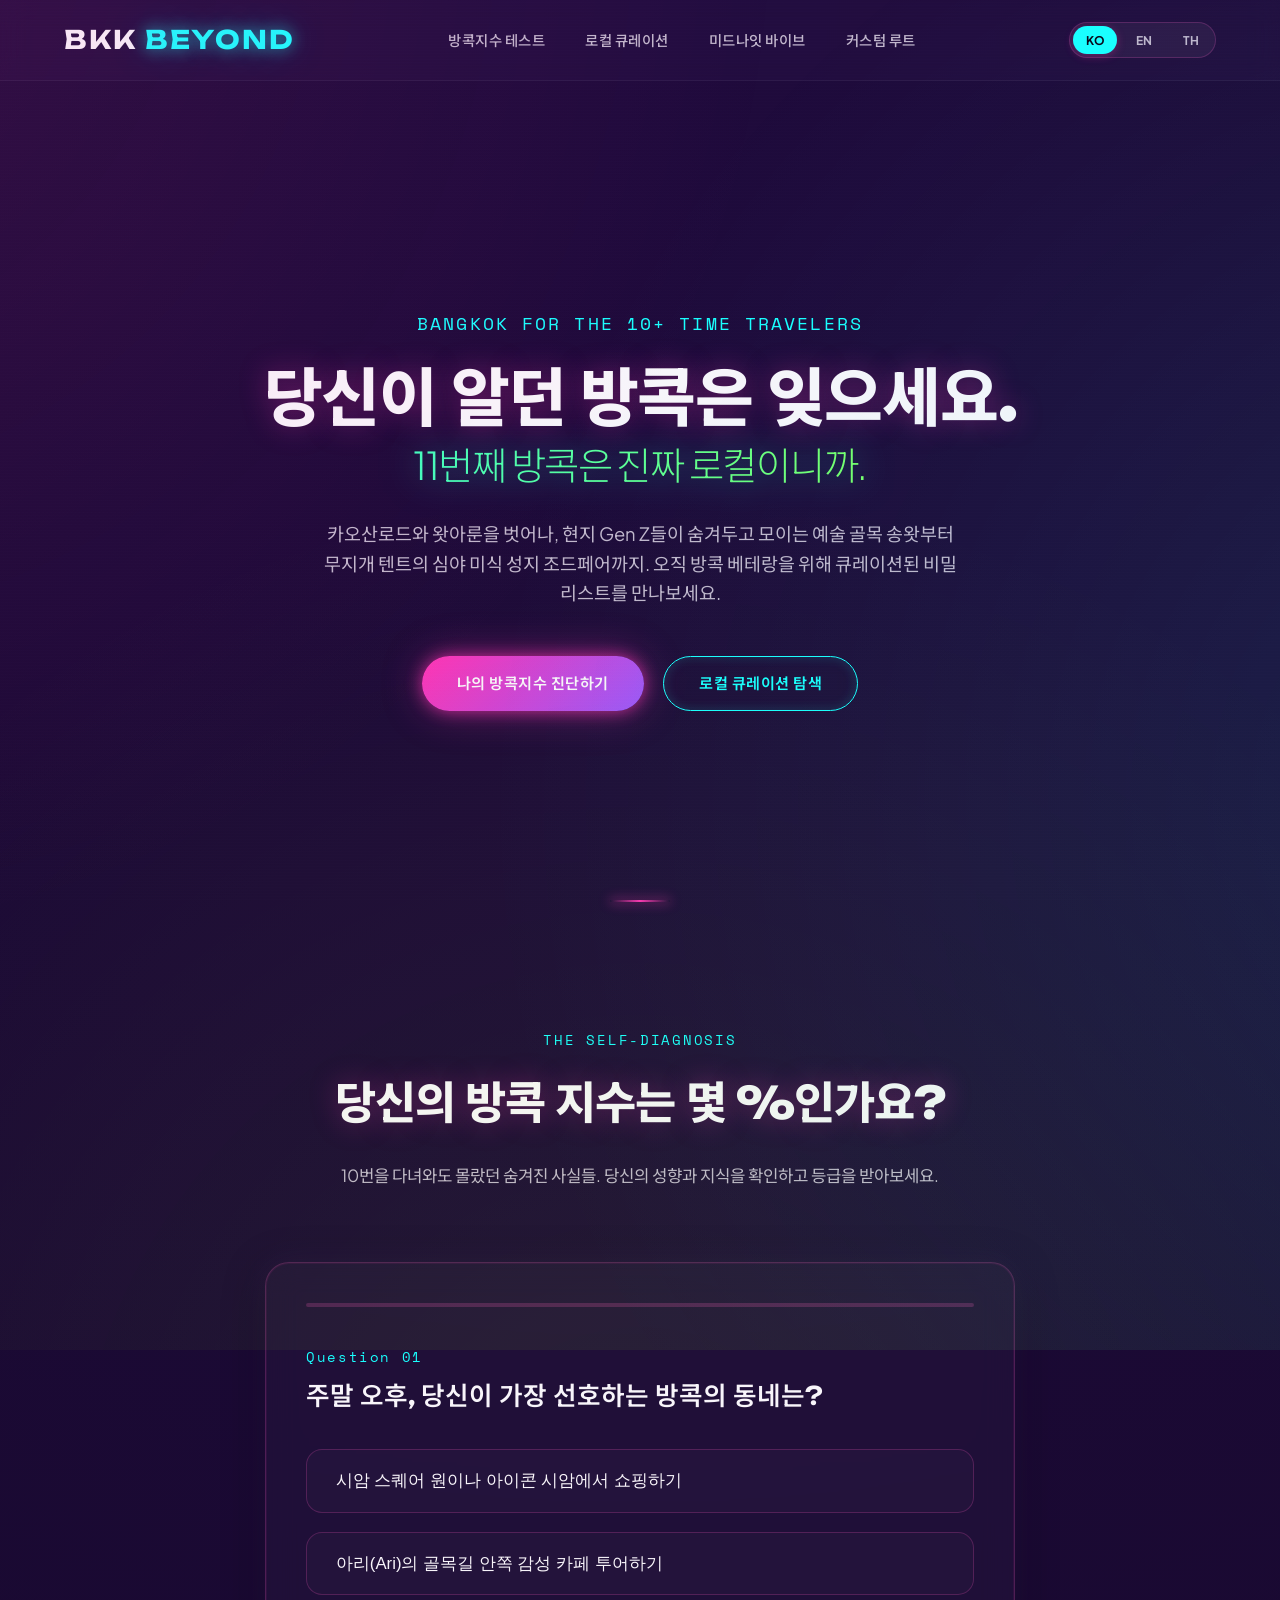
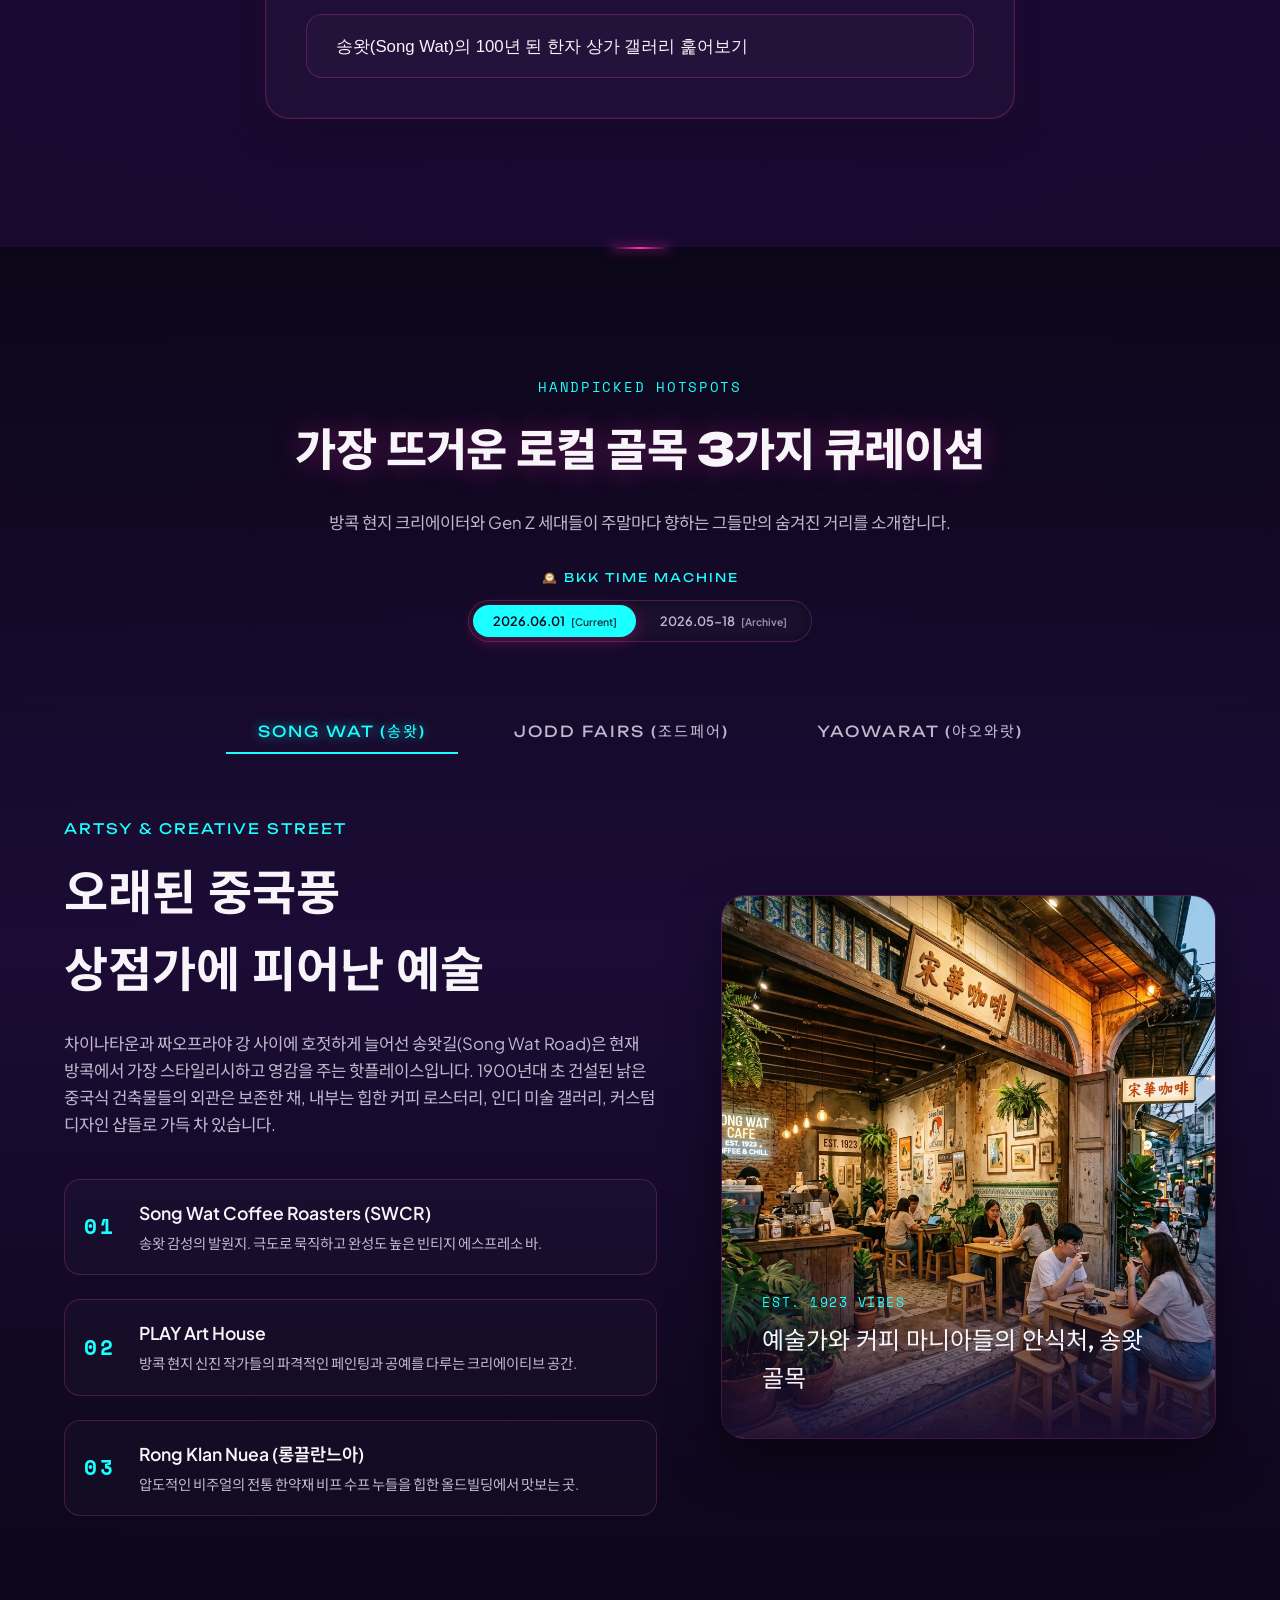
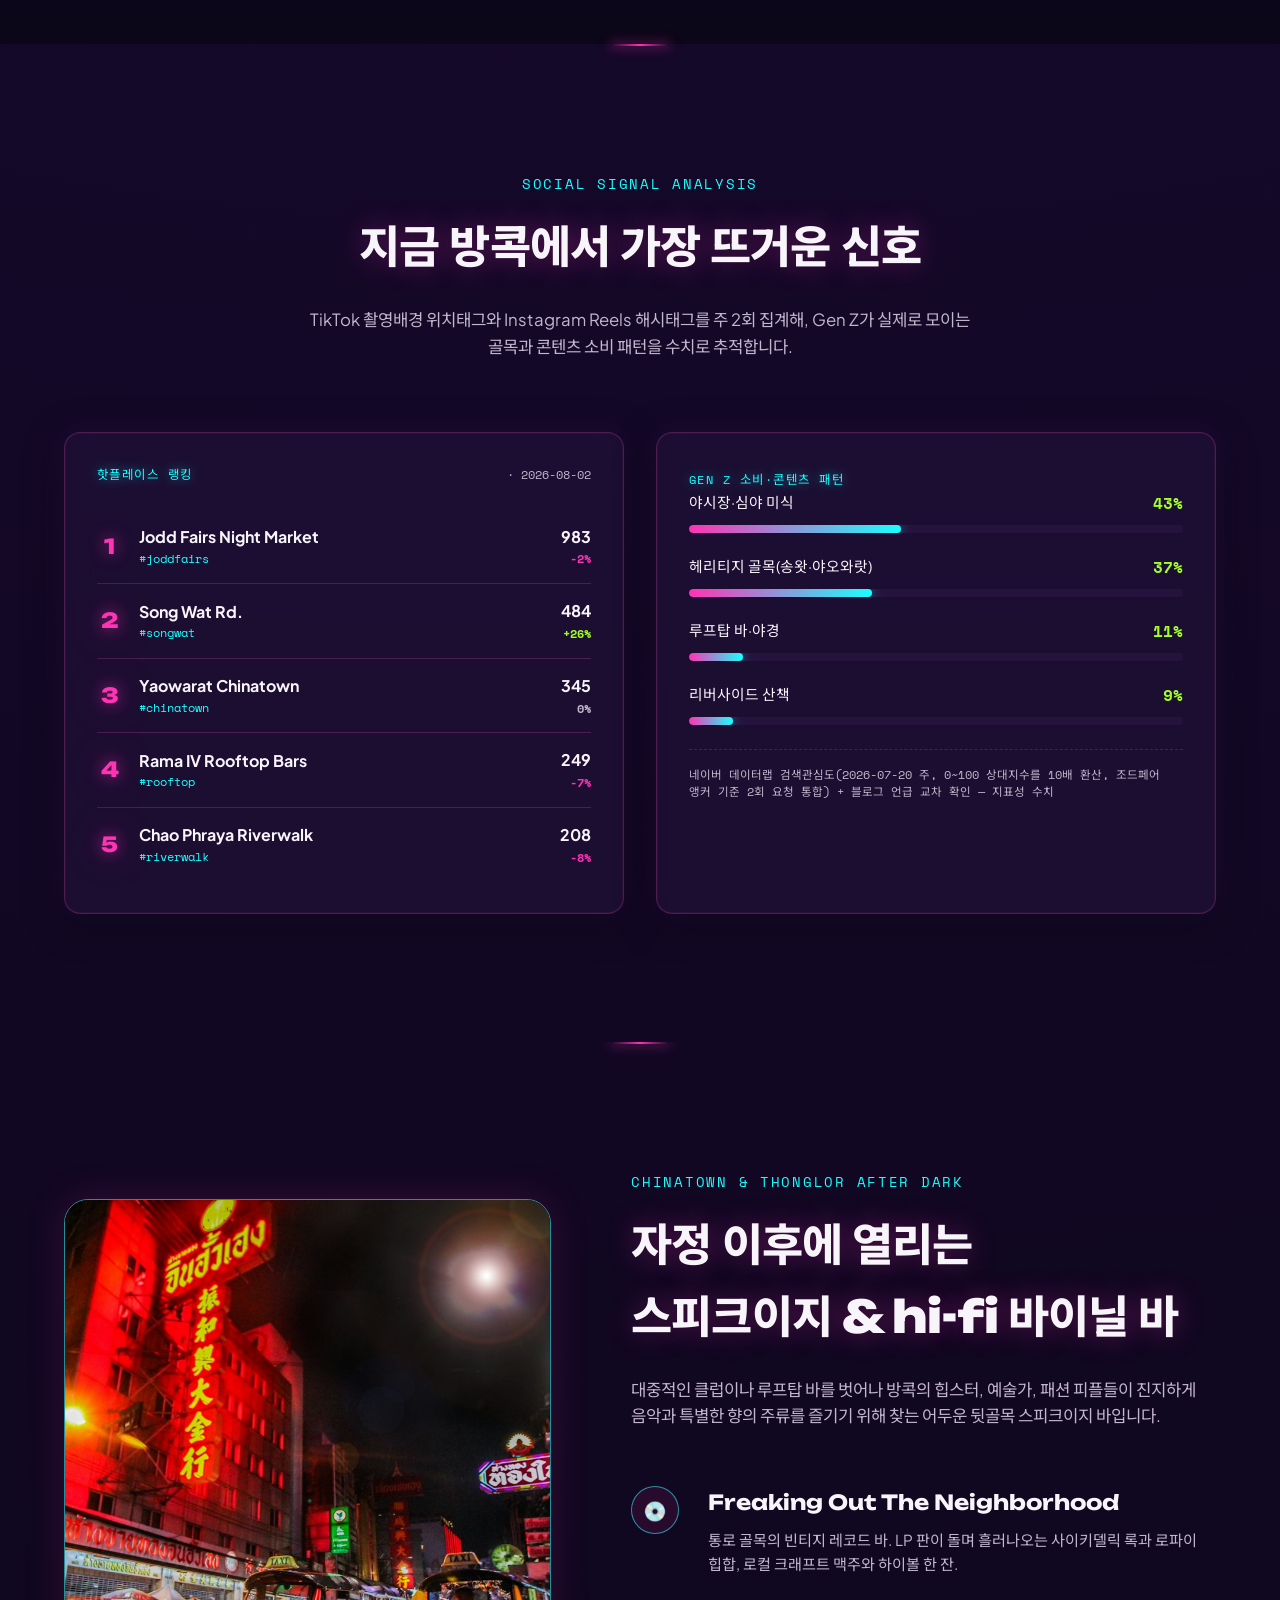
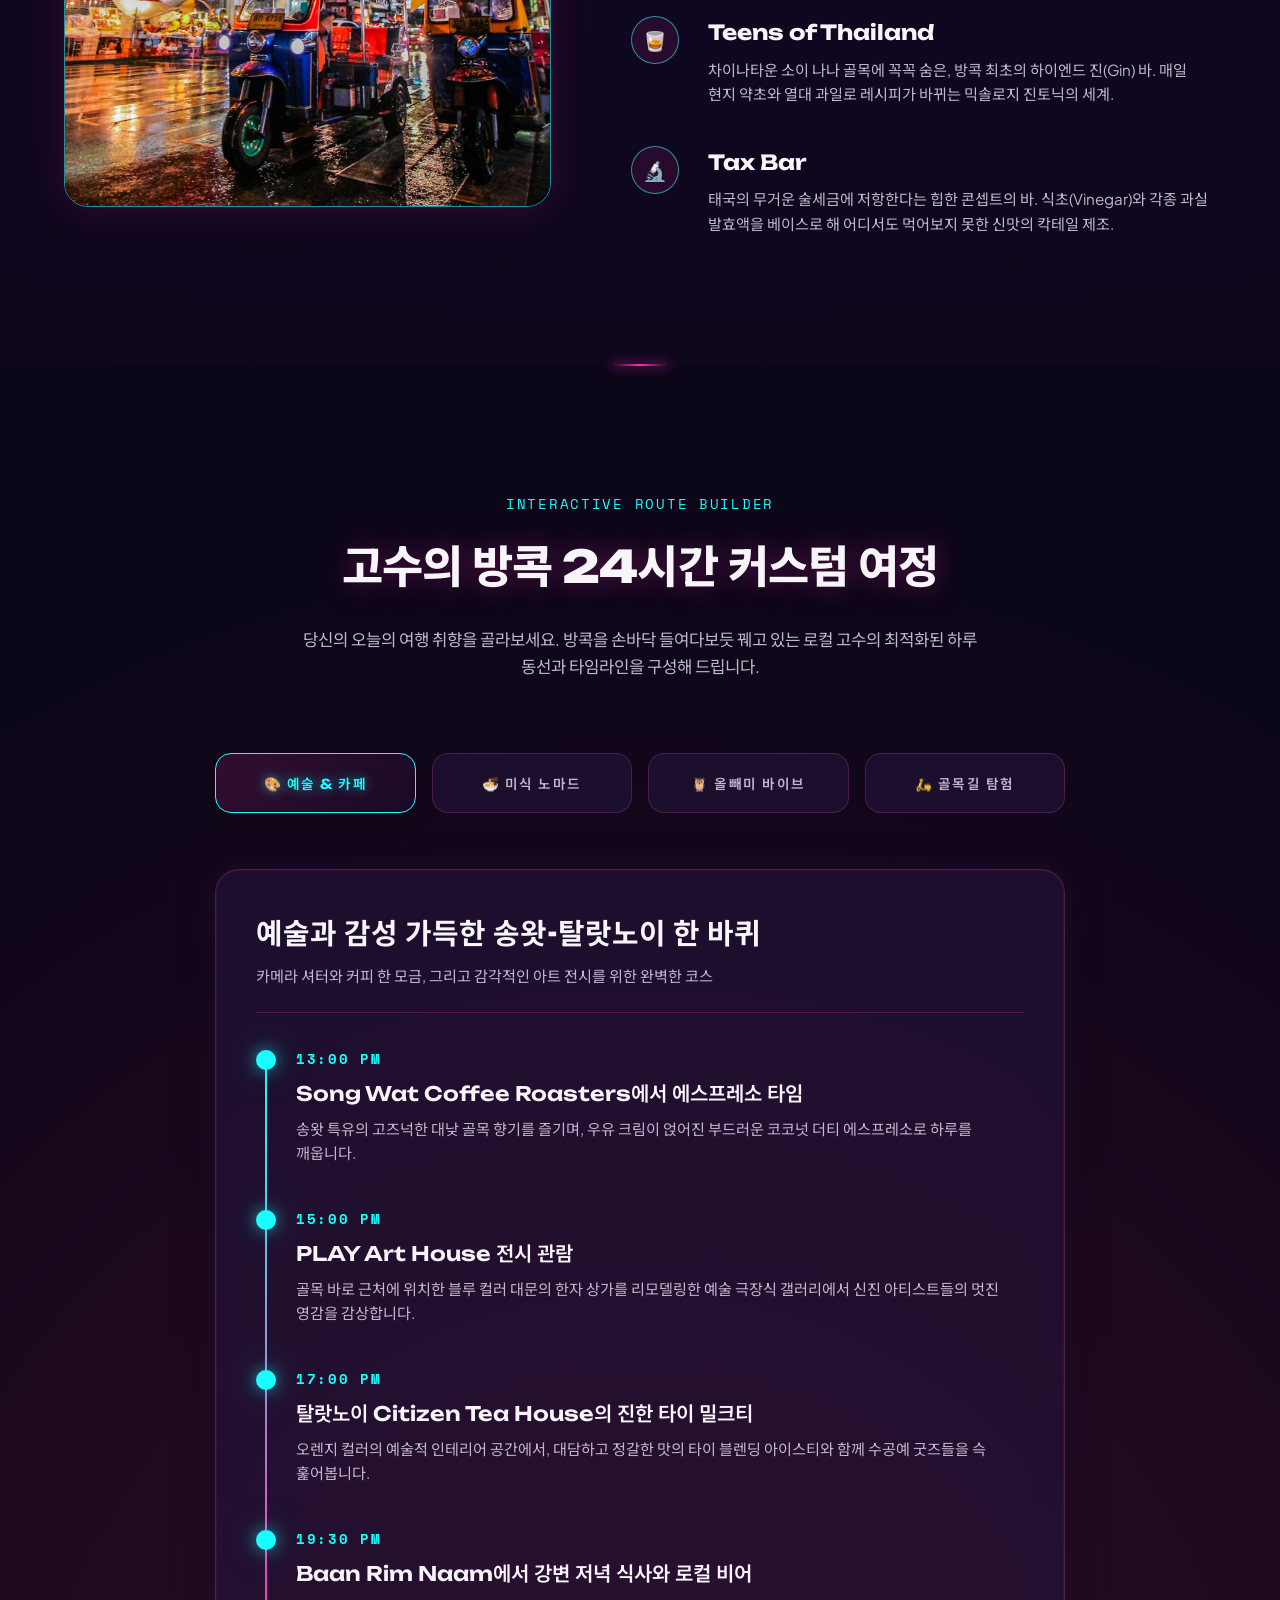
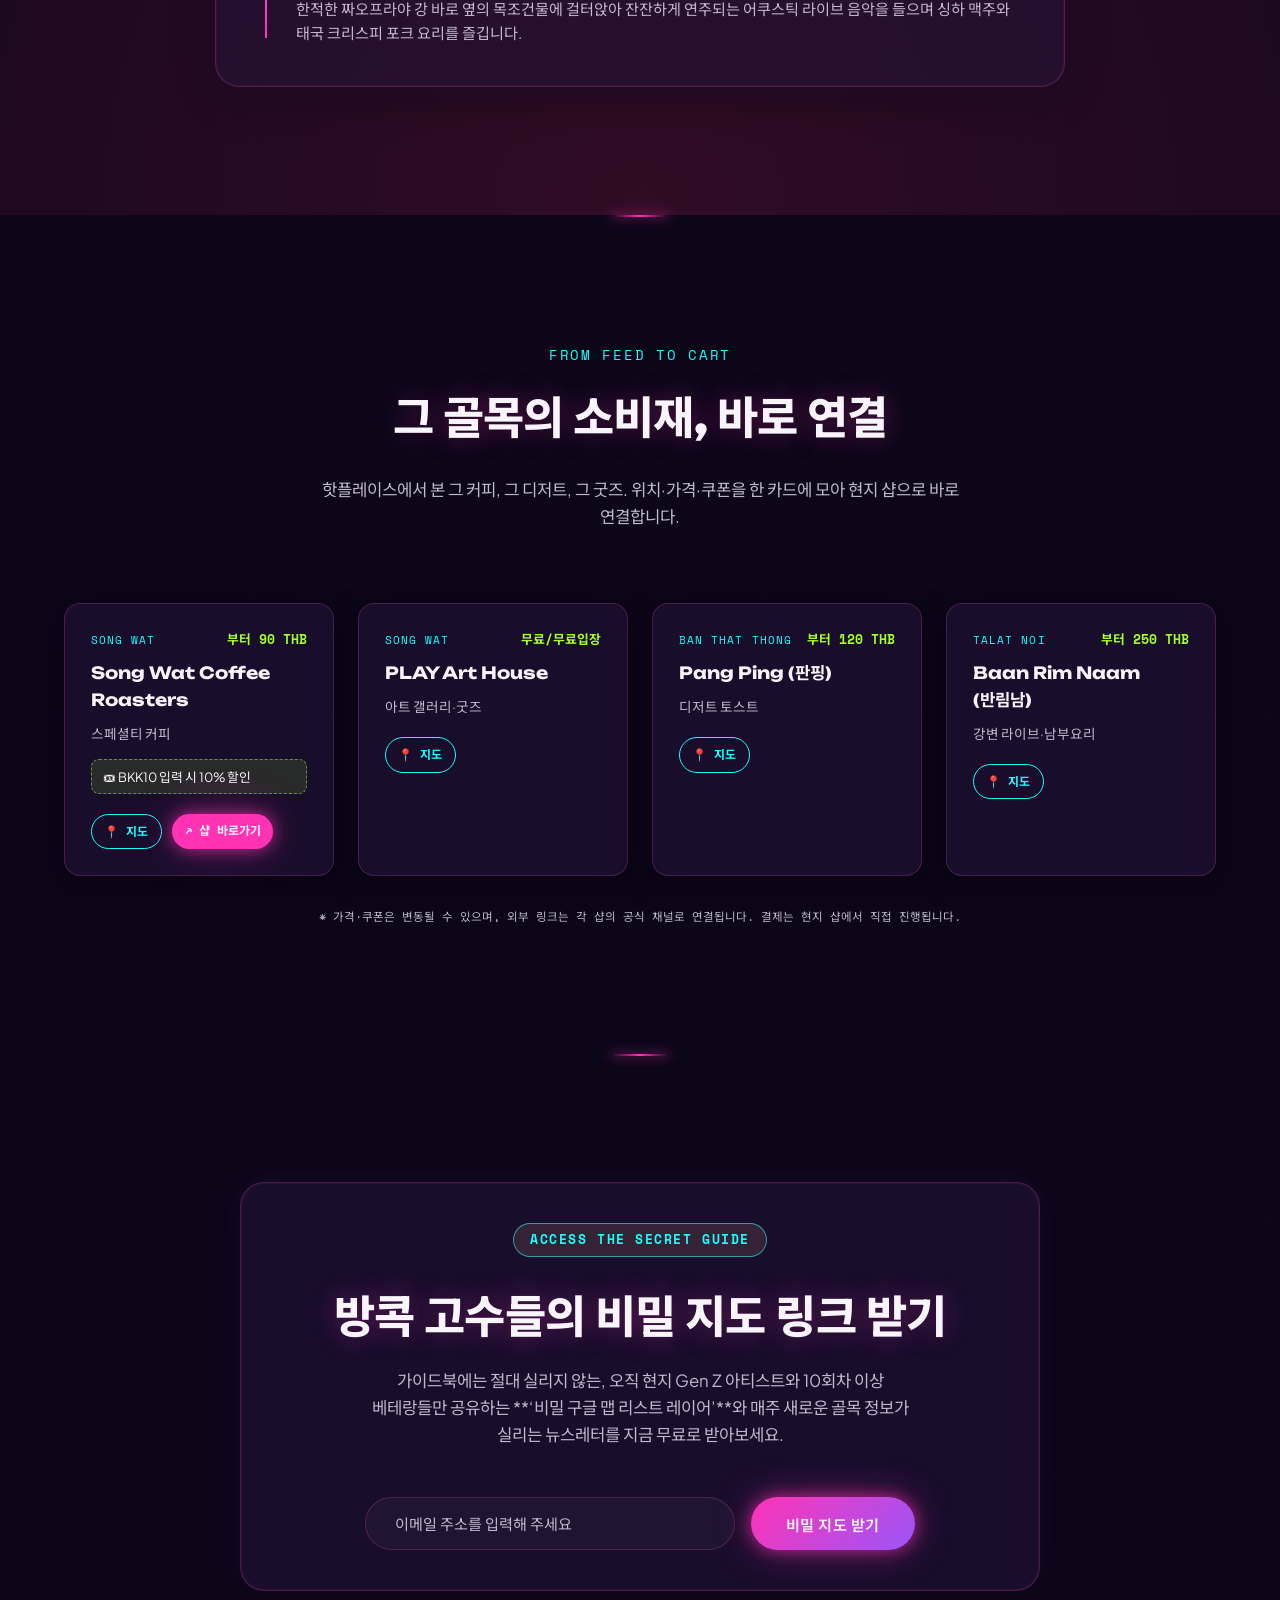
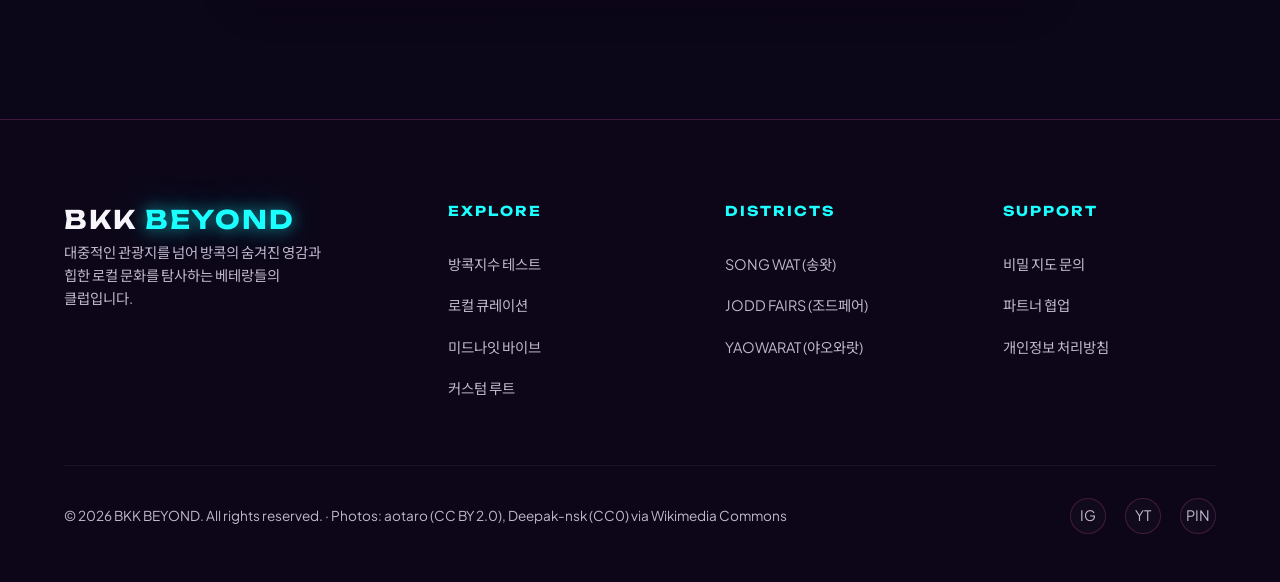
<file: index.html>
<!DOCTYPE html>
<html lang="ko">
<head>
  <meta charset="UTF-8">
  <meta name="viewport" content="width=device-width, initial-scale=1.0">
  <meta name="theme-color" content="#0a0a0a">
  <meta name="robots" content="index, follow">

  <!-- ⚠️ 배포 후 실제 도메인으로 교체하세요 (절대 URL이어야 SNS 공유 썸네일이 뜹니다) -->
  <link rel="canonical" href="https://iggy6464.github.io/bkk-beyond/">

  <meta name="description" content="방콕 방문 10회 이상의 진짜 고수들과 힙한 Gen Z를 위한 비밀 로컬 플레이스 가이드. 당신이 알던 방콕은 잊으세요.">
  <meta name="keywords" content="방콕여행, 방콕고수, 송왓, 조드페어, 야오와랏, 방콕로컬, 방콕힙플레이스">

  <!-- Open Graph -->
  <meta property="og:type" content="website">
  <meta property="og:site_name" content="BKK BEYOND">
  <meta property="og:locale" content="ko_KR">
  <meta property="og:locale:alternate" content="en_US">
  <meta property="og:locale:alternate" content="th_TH">
  <meta property="og:url" content="https://iggy6464.github.io/bkk-beyond/">
  <meta property="og:title" content="BKK BEYOND | 11번째 방콕을 위한 비밀 가이드">
  <meta property="og:description" content="흔한 관광지는 지겹다면? 방콕 고수들이 가는 진짜 힙하고 로컬한 장소들만 모았습니다.">
  <meta property="og:image" content="https://iggy6464.github.io/bkk-beyond/hero_bg.png">
  <meta property="og:image:alt" content="방콕 트와일라잇 리버뷰 — BKK BEYOND">

  <!-- Twitter / X -->
  <meta name="twitter:card" content="summary_large_image">
  <meta name="twitter:title" content="BKK BEYOND | 11번째 방콕을 위한 비밀 가이드">
  <meta name="twitter:description" content="흔한 관광지는 지겹다면? 방콕 고수들이 가는 진짜 힙하고 로컬한 장소들만 모았습니다.">
  <meta name="twitter:image" content="https://iggy6464.github.io/bkk-beyond/hero_bg.png">

  <!-- 이모지 파비콘 (외부 파일 불필요) -->
  <link rel="icon" href="data:image/svg+xml,%3Csvg xmlns='http://www.w3.org/2000/svg' viewBox='0 0 100 100'%3E%3Ctext y='.9em' font-size='90'%3E%F0%9F%8C%83%3C/text%3E%3C/svg%3E">

  <title>BKK BEYOND | 11번째 방콕을 위한 비밀 가이드</title>

  <!-- 구조화 데이터 (SEO 리치 결과) -->
  <script type="application/ld+json">
  {
    "@context": "https://schema.org",
    "@type": "WebSite",
    "name": "BKK BEYOND",
    "alternateName": "11번째 방콕을 위한 비밀 가이드",
    "url": "https://iggy6464.github.io/bkk-beyond/",
    "description": "방콕 방문 10회 이상의 베테랑 여행자를 위한 비밀 로컬 플레이스 큐레이션 가이드.",
    "inLanguage": ["ko", "en", "th"]
  }
  </script>

  <link rel="stylesheet" href="./style.css">
</head>
<body>

  <!-- --- HEADER --- -->
  <header class="header" id="header">
    <div class="container nav-container">
      <a href="#" class="logo" id="nav-logo">BKK <span>BEYOND</span></a>
      <nav>
        <ul class="nav-list" id="nav-list">
          <li><a href="#quiz-section" class="nav-link" data-t="nav.quiz">방콕지수 테스트</a></li>
          <li><a href="#curation-section" class="nav-link" data-t="nav.curation">로컬 큐레이션</a></li>
          <li><a href="#secrets-section" class="nav-link" data-t="nav.secrets">미드나잇 바이브</a></li>
          <li><a href="#itinerary-section" class="nav-link" data-t="nav.itinerary">커스텀 루트</a></li>
        </ul>
      </nav>
      
      <!-- Sleek Language Selector -->
      <div class="lang-selector">
        <button class="lang-btn active" data-lang="ko">KO</button>
        <button class="lang-btn" data-lang="en">EN</button>
        <button class="lang-btn" data-lang="th">TH</button>
      </div>

      <button class="hamburger" id="hamburger" aria-label="메뉴 열기">
        <span></span>
        <span></span>
        <span></span>
      </button>
    </div>
  </header>

  <main>
    <!-- --- HERO SECTION --- -->
    <section class="hero" id="hero">
      <div class="hero-background">
        <img src="./hero_bg.png" alt="Bangkok Twilight River View" class="hero-bg-img">
        <div class="hero-gradient"></div>
      </div>
      <div class="container">
        <p class="hero-subtitle" data-t="hero.subtitle">Bangkok for the 10+ time travelers</p>
        <h1 class="hero-title" data-t="hero.title">
          당신이 알던 방콕은 잊으세요.
          <span>11번째 방콕은 진짜 로컬이니까.</span>
        </h1>
        <p class="hero-description" data-t="hero.desc">
          카오산로드와 왓아룬을 벗어나, 현지 Gen Z들이 숨겨두고 모이는 예술 골목 송왓부터 무지개 텐트의 심야 미식 성지 조드페어까지. 오직 방콕 베테랑을 위해 큐레이션된 비밀 리스트를 만나보세요.
        </p>
        <div class="hero-buttons">
          <a href="#quiz-section" class="btn btn-primary" data-t="hero.btnQuiz">나의 방콕지수 진단하기</a>
          <a href="#curation-section" class="btn btn-secondary" data-t="hero.btnCuration">로컬 큐레이션 탐색</a>
        </div>
      </div>
    </section>

    <!-- --- QUIZ SECTION (BKK INDEX) --- -->
    <section class="quiz-section section-padding" id="quiz-section">
      <div class="container">
        <div class="section-header reveal">
          <p class="section-subtitle" data-t="quiz.subtitle">The Self-Diagnosis</p>
          <h2 class="section-title" data-t="quiz.title">당신의 방콕 지수는 몇 %인가요?</h2>
          <p class="section-description" data-t="quiz.desc">
            10번을 다녀와도 몰랐던 숨겨진 사실들. 당신의 성향과 지식을 확인하고 등급을 받아보세요.
          </p>
        </div>

        <div class="quiz-container glass-card reveal">
          <div class="quiz-progress-bar">
            <div class="quiz-progress-fill" id="quiz-progress"></div>
          </div>

          <!-- Question Cards will be injected/updated dynamically via JS in active language -->
          <div class="quiz-card active" id="quiz-question-box">
            <!-- Dynamic elements populated by app.js -->
            <span class="quiz-question-num" id="q-num">Question 01</span>
            <h3 class="quiz-question-text" id="q-text">주말 오후, 당신이 가장 선호하는 방콕의 동네는?</h3>
            <div class="quiz-options" id="q-options">
              <!-- Dynamically populated buttons -->
            </div>
          </div>

          <!-- Results -->
          <div class="quiz-result" id="quiz-result">
            <p class="result-badge" data-t="quiz.resultBadge">YOUR BKK LEVEL</p>
            <h3 class="result-title" id="result-level-title">방콕 명예 타이인</h3>
            <div class="result-score-container">
              <div class="result-score-circle">
                <span class="result-score-num" id="result-score">0</span>
                <span class="result-score-label">Points</span>
              </div>
            </div>
            <p class="result-desc" id="result-level-desc">
              이미 당신은 대중적인 명소는 꿰뚫고 로컬의 힙함을 본능적으로 찾는 방콕 고수입니다! 아래 가이드에서 당신의 감성을 저격할 성지들을 확인해보세요.
            </p>
            <div class="result-actions">
              <button class="btn btn-primary" id="btn-result-cta" data-t="result.cta">🗺 비밀 지도 무료로 받기</button>
              <button class="btn btn-secondary" id="btn-share-result" data-t="result.share">📤 결과 공유하기</button>
            </div>
            <button class="btn-link" id="btn-restart-quiz" data-t="quiz.btnRestart">다시 테스트하기</button>
          </div>
        </div>
      </div>
    </section>

    <!-- --- CURATION SECTION (TABS) --- -->
    <section class="curation-section section-padding" id="curation-section">
      <div class="container">
        <div class="section-header reveal">
          <p class="section-subtitle" data-t="curation.subtitle">Handpicked Hotspots</p>
          <h2 class="section-title" data-t="curation.title">가장 뜨거운 로컬 골목 3가지 큐레이션</h2>
          <p class="section-description" data-t="curation.desc">
            방콕 현지 크리에이터와 Gen Z 세대들이 주말마다 향하는 그들만의 숨겨진 거리를 소개합니다.
          </p>
        </div>

        <!-- BKK Time Machine Selector -->
        <div class="time-machine-container reveal" style="margin-top: -2.5rem; margin-bottom: 4rem; text-align: center;">
          <span style="font-family: var(--font-display); font-size: 0.75rem; color: var(--color-gold); letter-spacing: 2px; text-transform: uppercase; display: block; margin-bottom: 0.8rem;">🕰️ BKK Time Machine</span>
          <div class="time-machine-dial">
            <button class="time-btn active" data-ver="current">2026.06.01 <span>[Current]</span></button>
            <button class="time-btn" data-ver="2026-05-18">2026.05-18 <span>[Archive]</span></button>
          </div>
        </div>

        <div class="curation-tabs reveal">
          <button class="tab-btn active" data-tab="songwat" data-t="curation.tabSongwat">SONG WAT (송왓)</button>
          <button class="tab-btn" data-tab="banthatthong" data-t="curation.tabBanthatthong">JODD FAIRS (조드페어)</button>
          <button class="tab-btn" data-tab="talatnoi" data-t="curation.tabTalatnoi">YAOWARAT (야오와랏)</button>
        </div>

        <div class="curation-content reveal">
          <!-- Tab 1: Song Wat -->
          <div class="tab-panel active" id="tab-songwat">
            <div class="district-showcase">
              <div class="district-info">
                <span class="district-tagline" data-t="curation.songwatTagline">Artsy & Creative Street</span>
                <h3 class="district-title" data-t="curation.songwatTitle">오래된 중국풍 상점가에 피어난 예술</h3>
                <p class="district-desc" data-t="curation.songwatDesc">
                  차이나타운과 짜오프라야 강 사이에 호젓하게 늘어선 송왓길(Song Wat Road)은 현재 방콕에서 가장 스타일리시하고 영감을 주는 핫플레이스입니다. 1900년대 초 건설된 낡은 중국식 건축물들의 외관은 보존한 채, 내부는 힙한 커피 로스터리, 인디 미술 갤러리, 커스텀 디자인 샵들로 가득 차 있습니다.
                </p>
                <div class="spot-cards-list">
                  <div class="spot-mini-card">
                    <span class="spot-num">01</span>
                    <div class="spot-detail">
                      <h4 data-t="curation.songwatSpot1Title">Song Wat Coffee Roasters (SWCR)</h4>
                      <p data-t="curation.songwatSpot1Desc">송왓 감성의 발원지. 극도로 묵직하고 완성도 높은 빈티지 에스프레소 바.</p>
                    </div>
                  </div>
                  <div class="spot-mini-card">
                    <span class="spot-num">02</span>
                    <div class="spot-detail">
                      <h4 data-t="curation.songwatSpot2Title">PLAY Art House</h4>
                      <p data-t="curation.songwatSpot2Desc">방콕 현지 신진 작가들의 파격적인 페인팅과 공예를 다루는 크리에이티브 공간.</p>
                    </div>
                  </div>
                  <div class="spot-mini-card">
                    <span class="spot-num">03</span>
                    <div class="spot-detail">
                      <h4 data-t="curation.songwatSpot3Title">Rong Klan Nuea (롱끌란느아)</h4>
                      <p data-t="curation.songwatSpot3Desc">압도적인 비주얼의 전통 한약재 비프 수프 누들을 힙한 올드빌딩에서 맛보는 곳.</p>
                    </div>
                  </div>
                </div>
              </div>
              <div class="district-media">
                <img src="./songwat_street.jpg" alt="Song Wat Hip Cafe" class="district-img" loading="lazy">
                <div class="media-overlay">
                  <span class="media-tag" data-t="curation.songwatMediaTag">Est. 1923 Vibes</span>
                  <span class="media-caption" data-t="curation.songwatMediaCaption">예술가와 커피 마니아들의 안식처, 송왓 골목</span>
                </div>
              </div>
            </div>
          </div>

          <!-- Tab 2: Jodd Fairs (키 배선은 ban* 유지) -->
          <div class="tab-panel" id="tab-banthatthong">
            <div class="district-showcase">
              <div class="district-info">
                <span class="district-tagline" data-t="curation.banTagline">Rainbow Tents & Midnight Feast</span>
                <h3 class="district-title" data-t="curation.banTitle">무지개 텐트 아래, 자정의 미식 축제</h3>
                <p class="district-desc" data-t="curation.banDesc">
                  MRT 프라람9역 뒤편의 조드페어(Jodd Fairs)는 지금 방콕 야시장의 왕좌입니다. 형형색색 텐트 수백 동이 밤마다 펼쳐지고, 볼케이노 등뼈찜부터 대형 새우구이, 판단 디저트까지 — 네이버 검색관심도에서도 7주째 압도적 1위를 지키는 심야 미식의 성지입니다.
                </p>
                <div class="spot-cards-list">
                  <div class="spot-mini-card">
                    <span class="spot-num">01</span>
                    <div class="spot-detail">
                      <h4 data-t="curation.banSpot1Title">Leng Zabb (렝쌥)</h4>
                      <p data-t="curation.banSpot1Desc">산더미처럼 쌓아 올린 등뼈 위로 육수가 화산처럼 흘러내리는 볼케이노 똠얌 — 조드페어 바이럴의 원조.</p>
                    </div>
                  </div>
                  <div class="spot-mini-card">
                    <span class="spot-num">02</span>
                    <div class="spot-detail">
                      <h4 data-t="curation.banSpot2Title">강새우 구이 골목</h4>
                      <p data-t="curation.banSpot2Desc">숯불 위에서 지글대는 대형 강새우와 시푸드 플래터가 줄지어 선 조드페어의 메인 화력 지대.</p>
                    </div>
                  </div>
                  <div class="spot-mini-card">
                    <span class="spot-num">03</span>
                    <div class="spot-detail">
                      <h4 data-t="curation.banSpot3Title">판단 디저트 스톨</h4>
                      <p data-t="curation.banSpot3Desc">코코넛 아이스크림, 크로플, 판단 커스터드까지 — 식사 후 손에 하나씩 들고 걷는 야시장 디저트 라인.</p>
                    </div>
                  </div>
                </div>
              </div>
              <div class="district-media">
                <img src="./jodd_fairs.jpg" alt="Jodd Fairs Night Market Rainbow Tents" class="district-img" loading="lazy">
                <div class="media-overlay">
                  <span class="media-tag" data-t="curation.banMediaTag">1,000+ Rainbow Tents</span>
                  <span class="media-caption" data-t="curation.banMediaCaption">형형색색 텐트가 끝없이 이어지는 심야 미식 축제</span>
                </div>
              </div>
            </div>
          </div>

          <!-- Tab 3: Yaowarat (키 배선은 talat* 유지) -->
          <div class="tab-panel" id="tab-talat">
            <div class="district-showcase">
              <div class="district-info">
                <span class="district-tagline" data-t="curation.talatTagline">Neon Nights & Michelin Streets</span>
                <h3 class="district-title" data-t="curation.talatTitle">네온 불빛 아래 100년의 미식 거리</h3>
                <p class="district-desc" data-t="curation.talatDesc">
                  방콕 차이나타운 야오와랏(Yaowarat)은 낮에는 금방과 한약방의 거리지만, 해가 지면 네온 간판 아래 미슐랭 노점들이 일제히 불을 켭니다. 루프탑을 제치고 검색관심도 3위로 재부상한, 방콕에서 가장 오래되고 가장 뜨거운 밤거리입니다.
                </p>
                <div class="spot-cards-list">
                  <div class="spot-mini-card">
                    <span class="spot-num">01</span>
                    <div class="spot-detail">
                      <h4 data-t="curation.talatSpot1Title">Nai Ek Roll Noodle (나이엑 롤누들)</h4>
                      <p data-t="curation.talatSpot1Desc">1960년부터 이어온 미슐랭 빕구르망 꾸어이짭 — 후추 육수에 만 롤누들과 바삭한 삼겹 튀김.</p>
                    </div>
                  </div>
                  <div class="spot-mini-card">
                    <span class="spot-num">02</span>
                    <div class="spot-detail">
                      <h4 data-t="curation.talatSpot2Title">T&K Seafood (티앤케이 시푸드)</h4>
                      <p data-t="curation.talatSpot2Desc">초록 셔츠 직원들이 길모퉁이를 점령한 야오와랏의 상징. 숯불 새우구이와 게 카레 볶음의 명가.</p>
                    </div>
                  </div>
                  <div class="spot-mini-card">
                    <span class="spot-num">03</span>
                    <div class="spot-detail">
                      <h4 data-t="curation.talatSpot3Title">야오와랏 토스트 브레드</h4>
                      <p data-t="curation.talatSpot3Desc">연유·판단 잼을 바른 숯불 토스트 하나로 밤마다 긴 줄이 서는 길거리 디저트의 전설.</p>
                    </div>
                  </div>
                </div>
              </div>
              <div class="district-media">
                <img src="./yaowarat_night.jpg" alt="Yaowarat Chinatown Neon Night" class="district-img" loading="lazy">
                <div class="media-overlay">
                  <span class="media-tag" data-t="curation.talatMediaTag">Neon Heritage Street</span>
                  <span class="media-caption" data-t="curation.talatMediaCaption">네온 간판이 겹겹이 빛나는 야오와랏의 밤</span>
                </div>
              </div>
            </div>
          </div>
        </div>
      </div>
    </section>

    <!-- --- TRENDS SECTION (#2 소셜 메타데이터 분석) --- -->
    <section class="trends-section section-padding" id="trends-section">
      <div class="container">
        <div class="section-header reveal">
          <p class="section-subtitle" data-t="trends.subtitle">Social Signal Analysis</p>
          <h2 class="section-title" data-t="trends.title">지금 방콕에서 가장 뜨거운 신호</h2>
          <p class="section-description" data-t="trends.desc">
            TikTok 촬영배경 위치태그와 Instagram Reels 해시태그를 주 2회 집계해, Gen Z가 실제로 모이는 골목과 콘텐츠 소비 패턴을 수치로 추적합니다.
          </p>
        </div>

        <div class="trends-grid reveal">
          <!-- 좌: 핫플레이스 랭킹 (동적 주입) -->
          <div class="trends-rank glass-card">
            <div class="trends-card-head">
              <span class="trends-card-label" data-t="trends.rankTitle">Hotspot Ranking</span>
              <span class="trends-updated" id="trends-updated"></span>
            </div>
            <ul class="trends-rank-list" id="trends-rank-list">
              <!-- app.js가 hotspots 주입 -->
            </ul>
          </div>

          <!-- 우: Gen Z 소비/콘텐츠 패턴 (동적 주입) -->
          <div class="trends-patterns glass-card">
            <span class="trends-card-label" data-t="trends.patternTitle">Gen Z Consumption Patterns</span>
            <div class="trends-pattern-list" id="trends-pattern-list">
              <!-- app.js가 patterns 주입 -->
            </div>
            <p class="trends-source" id="trends-source"></p>
          </div>
        </div>
      </div>
    </section>

    <!-- --- MIDNIGHT SECRETS SECTION --- -->
    <section class="secrets-section section-padding" id="secrets-section">
      <div class="container">
        <div class="secrets-grid">
          <div class="secrets-media reveal">
            <span class="secrets-badge-floating" data-t="secrets.badge">Nocturnal Exclusives</span>
            <img src="./hero_bg.png" alt="Chinatown Neon Night" class="secrets-img">
          </div>
          <div class="secrets-content">
            <div class="section-header reveal" style="text-align: left; margin-bottom: 3.5rem;">
              <p class="section-subtitle" data-t="secrets.subtitle">Chinatown & Thonglor After Dark</p>
              <h2 class="section-title" data-t="secrets.title">자정 이후에 열리는 스피크이지 & hi-fi 바이닐 바</h2>
              <p class="section-description" data-t="secrets.desc">
                대중적인 클럽이나 루프탑 바를 벗어나 방콕의 힙스터, 예술가, 패션 피플들이 진지하게 음악과 특별한 향의 주류를 즐기기 위해 찾는 어두운 뒷골목 스피크이지 바입니다.
              </p>
            </div>

            <div class="secrets-list reveal">
              <div class="secret-item">
                <div class="secret-icon">💿</div>
                <div class="secret-item-detail">
                  <h4 data-t="secrets.spot1Title">Freaking Out The Neighborhood</h4>
                  <p data-t="secrets.spot1Desc">통로 골목의 빈티지 레코드 바. LP 판이 돌며 흘러나오는 사이키델릭 록과 로파이 힙합, 로컬 크래프트 맥주와 하이볼 한 잔.</p>
                </div>
              </div>
              <div class="secret-item">
                <div class="secret-icon">🥃</div>
                <div class="secret-item-detail">
                  <h4 data-t="secrets.spot2Title">Teens of Thailand</h4>
                  <p data-t="secrets.spot2Desc">차이나타운 소이 나나 골목에 꼭꼭 숨은, 방콕 최초의 하이엔드 진(Gin) 바. 매일 현지 약초와 열대 과일로 레시피가 바뀌는 믹솔로지 진토닉의 세계.</p>
                </div>
              </div>
              <div class="secret-item">
                <div class="secret-icon">🔬</div>
                <div class="secret-item-detail">
                  <h4 data-t="secrets.spot3Title">Tax Bar</h4>
                  <p data-t="secrets.spot3Desc">태국의 무거운 술세금에 저항한다는 힙한 콘셉트의 바. 식초(Vinegar)와 각종 과실 발효액을 베이스로 해 어디서도 먹어보지 못한 신맛의 칵테일 제조.</p>
                </div>
              </div>
            </div>
          </div>
        </div>
      </div>
    </section>

    <!-- --- ITINERARY GENERATOR --- -->
    <section class="itinerary-section section-padding" id="itinerary-section">
      <div class="container">
        <div class="section-header reveal">
          <p class="section-subtitle" data-t="itinerary.subtitle">Interactive Route Builder</p>
          <h2 class="section-title" data-t="itinerary.title">고수의 방콕 24시간 커스텀 여정</h2>
          <p class="section-description" data-t="itinerary.desc">
            당신의 오늘의 여행 취향을 골라보세요. 방콕을 손바닥 들여다보듯 꿰고 있는 로컬 고수의 최적화된 하루 동선과 타임라인을 구성해 드립니다.
          </p>
        </div>

        <div class="itinerary-box reveal">
          <div class="itinerary-selector">
            <button class="select-btn active" data-style="artsy" data-t="itinerary.btnArtsy">🎨 예술 & 카페</button>
            <button class="select-btn" data-style="foodie" data-t="itinerary.btnFoodie">🍜 미식 노마드</button>
            <button class="select-btn" data-style="night" data-t="itinerary.btnNight">🦉 올빼미 바이브</button>
            <button class="select-btn" data-style="heritage" data-t="itinerary.btnHeritage">🛵 골목길 탐험</button>
          </div>

          <div class="itinerary-results glass-card" id="itinerary-results-box">
            <!-- Dynamic Schedule elements populated by app.js in active language -->
          </div>
        </div>
      </div>
    </section>

    <!-- --- SHOPS / COMMERCE SECTION (#4 소비재-샵 연결) --- -->
    <section class="shops-section section-padding" id="shops-section">
      <div class="container">
        <div class="section-header reveal">
          <p class="section-subtitle" data-t="shops.subtitle">From Feed to Cart</p>
          <h2 class="section-title" data-t="shops.title">그 골목의 소비재, 바로 연결</h2>
          <p class="section-description" data-t="shops.desc">
            핫플레이스에서 본 그 커피, 그 디저트, 그 굿즈. 위치·가격·쿠폰을 한 카드에 모아 현지 샵으로 바로 연결합니다.
          </p>
        </div>

        <div class="shops-grid reveal" id="shops-grid">
          <!-- app.js가 shops 카드 주입 -->
        </div>
        <p class="shops-disclaimer" data-t="shops.disclaimer">
          * 가격·쿠폰은 변동될 수 있으며, 외부 링크는 각 샵의 공식 채널로 연결됩니다. 결제는 현지 샵에서 직접 진행됩니다.
        </p>
      </div>
    </section>

    <!-- --- NEWSLETTER SECTION --- -->
    <section class="newsletter-section section-padding" id="newsletter-section">
      <div class="container">
        <div class="newsletter-box glass-card reveal">
          <span class="badge" style="margin-bottom: 1.5rem;" data-t="newsletter.badge">Access the Secret Guide</span>
          <h2 class="newsletter-title font-serif" data-t="newsletter.title">방콕 고수들의 비밀 지도 링크 받기</h2>
          <p class="newsletter-desc" data-t="newsletter.desc">
            가이드북에는 절대 실리지 않는, 오직 현지 Gen Z 아티스트와 10회차 이상 베테랑들만 공유하는 **‘비밀 구글 맵 리스트 레이어’**와 매주 새로운 골목 정보가 실리는 뉴스레터를 지금 무료로 받아보세요.
          </p>
          <form class="newsletter-form" id="newsletter-form">
            <input type="email" class="newsletter-input" placeholder="이메일 주소를 입력해 주세요" required id="user-email">
            <input type="hidden" id="lead-context" name="context" value="direct">
            <button type="submit" class="btn btn-primary" data-t="newsletter.btn">비밀 지도 받기</button>
          </form>
          <div class="form-message" id="form-msg"></div>
        </div>
      </div>
    </section>
  </main>

  <!-- --- FOOTER --- -->
  <footer class="footer">
    <div class="container">
      <div class="footer-grid">
        <div class="footer-about">
          <a href="#" class="logo">BKK <span>BEYOND</span></a>
          <p data-t="footer.about">대중적인 관광지를 넘어 방콕의 숨겨진 영감과 힙한 로컬 문화를 탐사하는 베테랑들의 클럽입니다.</p>
        </div>
        <div>
          <h4 class="footer-col-title" data-t="footer.exploreTitle">Explore</h4>
          <ul class="footer-links">
            <li><a href="#quiz-section" class="footer-link" data-t="nav.quiz">방콕지수 테스트</a></li>
            <li><a href="#curation-section" class="footer-link" data-t="nav.curation">로컬 큐레이션</a></li>
            <li><a href="#secrets-section" class="footer-link" data-t="nav.secrets">미드나잇 라이프</a></li>
            <li><a href="#itinerary-section" class="footer-link" data-t="nav.itinerary">24시간 루트</a></li>
          </ul>
        </div>
        <div>
          <h4 class="footer-col-title" data-t="footer.districtsTitle">Districts</h4>
          <ul class="footer-links">
            <li><a href="#curation-section" class="footer-link" data-t="curation.tabSongwat">송왓 (Song Wat)</a></li>
            <li><a href="#curation-section" class="footer-link" data-t="curation.tabBanthatthong">조드페어 (Jodd Fairs)</a></li>
            <li><a href="#curation-section" class="footer-link" data-t="curation.tabTalatnoi">야오와랏 (Yaowarat)</a></li>
          </ul>
        </div>
        <div>
          <h4 class="footer-col-title" data-t="footer.supportTitle">Support</h4>
          <ul class="footer-links">
            <li><a href="#" class="footer-link" data-t="footer.supportLink1">비밀 지도 문의</a></li>
            <li><a href="#" class="footer-link" data-t="footer.supportLink2">파트너 협업</a></li>
            <li><a href="#" class="footer-link" data-t="footer.supportLink3">개인정보 처리방침</a></li>
          </ul>
        </div>
      </div>
      <div class="footer-bottom">
        <p class="copyright">&copy; 2026 BKK BEYOND. All rights reserved. · Photos: aotaro (CC BY 2.0), Deepak-nsk (CC0) via Wikimedia Commons</p>
        <div class="footer-socials">
          <a href="#" class="social-link" aria-label="Instagram">IG</a>
          <a href="#" class="social-link" aria-label="YouTube">YT</a>
          <a href="#" class="social-link" aria-label="Pinterest">PIN</a>
        </div>
      </div>
    </div>
  </footer>

  <script id="bkk-data" type="application/json">
  {"current":{"version":"2026-08-02","theme":{"ko":"8월 1주차: 조드페어 독주, 송왓 +26% — 큐레이션 구역 개편","en":"Aug W1: Jodd Fairs reigns, Song Wat +26% — curation zones refreshed","th":"ต้นสิงหาฯ: จ๊อดแฟร์ครองแชมป์ ทรงวาด +26% — ปรับโซนแนะนำใหม่"},"translations":{"ko":{"curation.songwatTagline":"Artsy & Creative Street","curation.songwatTitle":"오래된 중국풍 상점가에 피어난 예술","curation.songwatDesc":"차이나타운과 짜오프라야 강 사이에 호젓하게 늘어선 송왓길(Song Wat Road)은 현재 방콕에서 가장 스타일리시하고 영감을 주는 핫플레이스입니다. 1900년대 초 건설된 낡은 중국식 건축물들의 외관은 보존한 채, 내부는 힙한 커피 로스터리, 인디 미술 갤러리, 커스텀 디자인 샵들로 가득 차 있습니다.","curation.songwatSpot1Title":"Song Wat Coffee Roasters (SWCR)","curation.songwatSpot1Desc":"송왓 감성의 발원지. 극도로 묵직하고 완성도 높은 빈티지 에스프레소 바.","curation.songwatSpot2Title":"PLAY Art House","curation.songwatSpot2Desc":"방콕 현지 신진 작가들의 파격적인 페인팅과 공예를 다루는 크리에이티브 공간.","curation.songwatSpot3Title":"Rong Klan Nuea (롱끌란느아)","curation.songwatSpot3Desc":"압도적인 비주얼의 전통 한약재 비프 수프 누들을 힙한 올드빌딩에서 맛보는 곳.","curation.songwatMediaTag":"Est. 1923 Vibes","curation.songwatMediaCaption":"예술가와 커피 마니아들의 안식처, 송왓 골목","curation.banTagline":"Rainbow Tents & Midnight Feast","curation.banTitle":"무지개 텐트 아래, 자정의 미식 축제","curation.banDesc":"MRT 프라람9역 뒤편의 조드페어(Jodd Fairs)는 지금 방콕 야시장의 왕좌입니다. 형형색색 텐트 수백 동이 밤마다 펼쳐지고, 볼케이노 등뼈찜부터 대형 새우구이, 판단 디저트까지 — 네이버 검색관심도에서도 7주째 압도적 1위를 지키는 심야 미식의 성지입니다.","curation.banSpot1Title":"Leng Zabb (렝쌥)","curation.banSpot1Desc":"산더미처럼 쌓아 올린 등뼈 위로 육수가 화산처럼 흘러내리는 볼케이노 똠얌 — 조드페어 바이럴의 원조.","curation.banSpot2Title":"강새우 구이 골목","curation.banSpot2Desc":"숯불 위에서 지글대는 대형 강새우와 시푸드 플래터가 줄지어 선 조드페어의 메인 화력 지대.","curation.banSpot3Title":"판단 디저트 스톨","curation.banSpot3Desc":"코코넛 아이스크림, 크로플, 판단 커스터드까지 — 식사 후 손에 하나씩 들고 걷는 야시장 디저트 라인.","curation.banMediaTag":"1,000+ Rainbow Tents","curation.banMediaCaption":"형형색색 텐트가 끝없이 이어지는 심야 미식 축제","curation.talatTagline":"Neon Nights & Michelin Streets","curation.talatTitle":"네온 불빛 아래 100년의 미식 거리","curation.talatDesc":"방콕 차이나타운 야오와랏(Yaowarat)은 낮에는 금방과 한약방의 거리지만, 해가 지면 네온 간판 아래 미슐랭 노점들이 일제히 불을 켭니다. 루프탑을 제치고 검색관심도 3위로 재부상한, 방콕에서 가장 오래되고 가장 뜨거운 밤거리입니다.","curation.talatSpot1Title":"Nai Ek Roll Noodle (나이엑 롤누들)","curation.talatSpot1Desc":"1960년부터 이어온 미슐랭 빕구르망 꾸어이짭 — 후추 육수에 만 롤누들과 바삭한 삼겹 튀김.","curation.talatSpot2Title":"T&K Seafood (티앤케이 시푸드)","curation.talatSpot2Desc":"초록 셔츠 직원들이 길모퉁이를 점령한 야오와랏의 상징. 숯불 새우구이와 게 카레 볶음의 명가.","curation.talatSpot3Title":"야오와랏 토스트 브레드","curation.talatSpot3Desc":"연유·판단 잼을 바른 숯불 토스트 하나로 밤마다 긴 줄이 서는 길거리 디저트의 전설.","curation.talatMediaTag":"Neon Heritage Street","curation.talatMediaCaption":"네온 간판이 겹겹이 빛나는 야오와랏의 밤"},"en":{"curation.songwatTagline":"Artsy & Creative Street","curation.songwatTitle":"Art Blooming in Historic Shophouses","curation.songwatDesc":"Stretching between Chinatown and Chao Phraya River, Song Wat Road is currently the most stylish and inspiring hotspot in Bangkok. Preserving the old century-old Chinese exterior, it houses hip coffee roasteries, indie art galleries, and custom design shops.","curation.songwatSpot1Title":"Song Wat Coffee Roasters (SWCR)","curation.songwatSpot1Desc":"The origin of Song Wat vibe. Extremely rich and precise vintage espresso bar.","curation.songwatSpot2Title":"PLAY Art House","curation.songwatSpot2Desc":"A creative space showcasing paintings and crafts from emerging local artists.","curation.songwatSpot3Title":"Rong Klan Nuea","curation.songwatSpot3Desc":"A trendy beef noodle shop serving medicinal broth in a beautifully preserved shophouse.","curation.songwatMediaTag":"Est. 1923 Vibes","curation.songwatMediaCaption":"A sanctuary for artists and coffee lovers, Song Wat","curation.banTagline":"Rainbow Tents & Midnight Feast","curation.banTitle":"A Midnight Food Carnival Under Rainbow Tents","curation.banDesc":"Behind MRT Phra Ram 9, Jodd Fairs is the reigning champion of Bangkok's night markets. Hundreds of rainbow tents light up every night, serving everything from volcano pork-spine soup to giant grilled river prawns and pandan desserts — holding the #1 spot in search interest for seven straight weeks.","curation.banSpot1Title":"Leng Zabb","curation.banSpot1Desc":"A mountain of pork spine with broth cascading down like a volcano — the original Jodd Fairs viral dish.","curation.banSpot2Title":"Grilled River Prawn Alley","curation.banSpot2Desc":"Rows of charcoal grills sizzling with giant river prawns and seafood platters — the market's main firepower zone.","curation.banSpot3Title":"Pandan Dessert Stalls","curation.banSpot3Desc":"Coconut ice cream, croffles and pandan custard — the dessert line everyone strolls with after dinner.","curation.banMediaTag":"1,000+ Rainbow Tents","curation.banMediaCaption":"Endless rows of rainbow tents at the midnight feast","curation.talatTagline":"Neon Nights & Michelin Streets","curation.talatTitle":"A Century-Old Food Street Under Neon Lights","curation.talatDesc":"Yaowarat, Bangkok's Chinatown, sells gold and herbs by day — but after sunset, Michelin-listed street stalls fire up beneath the neon signs. Now back at #3 in search interest, overtaking rooftops, it remains Bangkok's oldest and hottest night street.","curation.talatSpot1Title":"Nai Ek Roll Noodle","curation.talatSpot1Desc":"Michelin Bib Gourmand kuay jab since 1960 — peppery broth, rolled noodles and crispy pork belly.","curation.talatSpot2Title":"T&K Seafood","curation.talatSpot2Desc":"The green-shirt crew ruling the corner of Yaowarat — charcoal-grilled prawns and legendary curry crab.","curation.talatSpot3Title":"Yaowarat Toasted Bread","curation.talatSpot3Desc":"Charcoal toast with condensed milk or pandan jam — one street dessert worth the nightly queue.","curation.talatMediaTag":"Neon Heritage Street","curation.talatMediaCaption":"Layers of neon signs glowing over Yaowarat at night"},"th":{"curation.songwatTagline":"Artsy & Creative Street","curation.songwatTitle":"ศิลปะเบ่งบานในตึกแถวจีนโบราณ","curation.songwatDesc":"ถนนทรงวาดทอดยาวระหว่างเยาวราชและแม่น้ำเจ้าพระยา ปัจจุบันเป็นจุดเช็คอินที่เก๋ไก๋และสร้างแรงบันาลใจที่สุดในกรุงเทพฯ โดยยังคงอนุรักษ์ตึกแถวจีนโบราณอายุร้อยปีไว้ พร้อมตกแต่งภายในเป็นร้านกาแฟสุดฮิป แกลเลอรีศิลปะอิสระ และร้านงานดีไซน์แฮนด์เมด","curation.songwatSpot1Title":"Song Wat Coffee Roasters (SWCR)","curation.songwatSpot1Desc":"จุดเริ่มต้นของความฮิปย่านทรงวาด เอสเปรสโซ่บาร์สไตล์วินเทจที่มีกาแฟคุณภาพเยี่ยมและอบอุ่น","curation.songwatSpot2Title":"PLAY Art House","curation.songwatSpot2Desc":"พื้นที่สร้างสรรค์จัดแสดงภาพวาดและงานฝีมือจากศิลปินไทยรุ่นใหม่ที่น่าจับตา","curation.songwatSpot3Title":"Rong Klan Nuea (โรงกลั่นเนื้อ)","curation.songwatSpot3Desc":"ร้านก๋วยเตี๋ยวเนื้อตุ๋นสูตรยาจีนโบราณในตึกแถววินเทจสุดเก๋ที่ทุกคนต้องมาเช็คอิน","curation.songwatMediaTag":"Est. 1923 Vibes","curation.songwatMediaCaption":"สวรรค์ของศิลปินและคนรักกาแฟ ย่านทรงวาด","curation.banTagline":"Rainbow Tents & Midnight Feast","curation.banTitle":"เทศกาลของกินยามดึกใต้เต็นท์สายรุ้ง","curation.banDesc":"จ๊อดแฟร์ (Jodd Fairs) หลังสถานี MRT พระราม 9 คือเจ้าบัลลังก์ตลาดนัดกลางคืนของกรุงเทพฯ ตอนนี้ เต็นท์หลากสีนับร้อยเปิดไฟทุกคืน ตั้งแต่เล้งแซ่บภูเขาไฟ กุ้งแม่น้ำเผา ไปจนถึงของหวานใบเตย — ครองอันดับ 1 ความสนใจค้นหาติดต่อกัน 7 สัปดาห์","curation.banSpot1Title":"เล้งแซ่บ (Leng Zabb)","curation.banSpot1Desc":"กระดูกหมูกองเป็นภูเขา ราดน้ำซุปไหลเหมือนลาวา — เมนูไวรัลต้นตำรับของจ๊อดแฟร์","curation.banSpot2Title":"ซอยกุ้งแม่น้ำเผา","curation.banSpot2Desc":"เตาถ่านเรียงแถวย่างกุ้งแม่น้ำตัวใหญ่และซีฟู้ดจานยักษ์ — โซนไฟแรงของตลาด","curation.banSpot3Title":"ร้านของหวานใบเตย","curation.banSpot3Desc":"ไอศกรีมมะพร้าว ครอฟเฟิล คัสตาร์ดใบเตย — ไลน์ของหวานที่ทุกคนถือเดินหลังมื้อดึก","curation.banMediaTag":"1,000+ Rainbow Tents","curation.banMediaCaption":"เต็นท์สายรุ้งเรียงรายสุดสายตาในงานเลี้ยงยามดึก","curation.talatTagline":"Neon Nights & Michelin Streets","curation.talatTitle":"ถนนสายอาหารร้อยปีใต้แสงนีออน","curation.talatDesc":"เยาวราช ไชน่าทาวน์ของกรุงเทพฯ กลางวันคือถนนร้านทองและยาจีน แต่เมื่อพระอาทิตย์ตก ร้านสตรีทฟู้ดระดับมิชลินก็เปิดไฟใต้ป้ายนีออนพร้อมกัน — กลับมาอันดับ 3 ของความสนใจค้นหา แซงรูฟท็อป ยังคงเป็นถนนกลางคืนที่เก่าแก่และร้อนแรงที่สุดของกรุงเทพฯ","curation.talatSpot1Title":"นายเอ็ก (Nai Ek Roll Noodle)","curation.talatSpot1Desc":"ก๋วยจั๊บมิชลินบิบกูร์มองด์ตั้งแต่ปี 1960 — น้ำซุปพริกไทย เส้นม้วน หมูกรอบ","curation.talatSpot2Title":"T&K Seafood","curation.talatSpot2Desc":"ทีมเสื้อเขียวประจำหัวมุมเยาวราช — กุ้งเผาเตาถ่านและปูผัดผงกะหรี่ระดับตำนาน","curation.talatSpot3Title":"ขนมปังเจ้าอร่อยเด็ดเยาวราช","curation.talatSpot3Desc":"ขนมปังปิ้งเตาถ่านทานมข้นหวานหรือสังขยาใบเตย — ของหวานข้างทางที่คิวยาวทุกคืน","curation.talatMediaTag":"Neon Heritage Street","curation.talatMediaCaption":"ป้ายนีออนซ้อนแสงยามค่ำคืนของเยาวราช"}},"trends":{"updated":"2026-08-02","source_note":{"ko":"네이버 데이터랩 검색관심도(2026-07-20 주, 0~100 상대지수를 10배 환산, 조드페어 앵커 기준 2회 요청 통합) + 블로그 언급 교차 확인 — 지표성 수치","en":"Naver DataLab search interest (week of 2026-07-20, 0–100 relative index ×10, two requests joined via a shared anchor keyword) cross-checked with blog mentions — indicative figures","th":"ความสนใจค้นหา Naver DataLab (สัปดาห์ 2026-07-20 ดัชนีสัมพัทธ์ 0–100 คูณ 10 รวมสองคำขอผ่านคำหลักยึด) ตรวจสอบร่วมกับการกล่าวถึงในบล็อก — ตัวเลขเชิงบ่งชี้"},"hotspots":[{"rank":1,"name":"Jodd Fairs Night Market","mentions":983,"wow":-2,"tag":"#joddfairs"},{"rank":2,"name":"Song Wat Rd.","mentions":484,"wow":26,"tag":"#songwat"},{"rank":3,"name":"Yaowarat Chinatown","mentions":345,"wow":0,"tag":"#chinatown"},{"rank":4,"name":"Rama IV Rooftop Bars","mentions":249,"wow":-7,"tag":"#rooftop"},{"rank":5,"name":"Chao Phraya Riverwalk","mentions":208,"wow":-8,"tag":"#riverwalk"}],"patterns":[{"label_ko":"야시장·심야 미식","label_en":"Night market & late-night food","value":43,"unit":"%"},{"label_ko":"헤리티지 골목(송왓·야오와랏)","label_en":"Heritage alleys (Song Wat & Yaowarat)","value":37,"unit":"%"},{"label_ko":"루프탑 바·야경","label_en":"Rooftop bars & night views","value":11,"unit":"%"},{"label_ko":"리버사이드 산책","label_en":"Riverside walks","value":9,"unit":"%"}]},"shops":[{"id":"swcr","name":{"ko":"Song Wat Coffee Roasters","en":"Song Wat Coffee Roasters","th":"Song Wat Coffee Roasters"},"district":"Song Wat","category":{"ko":"스페셜티 커피","en":"Specialty Coffee","th":"กาแฟพิเศษ"},"price_from":90,"currency":"THB","map_url":"https://maps.google.com/?q=Song+Wat+Coffee+Roasters+Bangkok","shop_url":"https://www.instagram.com/songwatcoffeeroasters/","coupon":{"ko":"BKK10 입력 시 10% 할인","en":"10% off with code BKK10","th":"ลด 10% ด้วยโค้ด BKK10"}},{"id":"playart","name":{"ko":"PLAY Art House","en":"PLAY Art House","th":"PLAY Art House"},"district":"Song Wat","category":{"ko":"아트 갤러리·굿즈","en":"Art Gallery & Goods","th":"แกลเลอรี"},"price_from":0,"currency":"THB","map_url":"https://maps.google.com/?q=PLAY+Art+House+Song+Wat","shop_url":"","coupon":{"ko":"","en":"","th":""}},{"id":"pangping","name":{"ko":"Pang Ping (판핑)","en":"Pang Ping","th":"ปังปิ้ง"},"district":"Ban That Thong","category":{"ko":"디저트 토스트","en":"Dessert Toast","th":"ขนมปังปิ้ง"},"price_from":120,"currency":"THB","map_url":"https://maps.google.com/?q=Ban+That+Thong+Bangkok","shop_url":"","coupon":{"ko":"","en":"","th":""}},{"id":"baanrimnaam","name":{"ko":"Baan Rim Naam (반림남)","en":"Baan Rim Naam","th":"บ้านริมน้ำ"},"district":"Talat Noi","category":{"ko":"강변 라이브·남부요리","en":"Riverside Live & Southern Food","th":"อาหารใต้ริมน้ำ"},"price_from":250,"currency":"THB","map_url":"https://maps.google.com/?q=Baan+Rim+Naam+Talat+Noi","shop_url":"","coupon":{"ko":"","en":"","th":""}}]},"archives":[{"version":"2026-07-13","theme":{"ko":"6월 4주차: 리버사이드 1위 등극, 쇼핑 페스트 퇴장","en":"4th Week of June: Riverside Takes #1, Shopping Fest Bows Out","th":"สัปดาห์ที่ 4 มิถุนายน: ริมแม่น้ำขึ้นอันดับ 1, เทศกาลช้อปปิ้งลาจอ"},"translations":{"ko":{"curation.songwatTagline":"Artsy & Creative Street","curation.songwatTitle":"오래된 중국풍 상점가에 피어난 예술","curation.songwatDesc":"차이나타운과 짜오프라야 강 사이에 호젓하게 늘어선 송왓길(Song Wat Road)은 현재 방콕에서 가장 스타일리시하고 영감을 주는 핫플레이스입니다. 1900년대 초 건설된 낡은 중국식 건축물들의 외관은 보존한 채, 내부는 힙한 커피 로스터리, 인디 미술 갤러리, 커스텀 디자인 샵들로 가득 차 있습니다.","curation.songwatSpot1Title":"Song Wat Coffee Roasters (SWCR)","curation.songwatSpot1Desc":"송왓 감성의 발원지. 극도로 묵직하고 완성도 높은 빈티지 에스프레소 바.","curation.songwatSpot2Title":"PLAY Art House","curation.songwatSpot2Desc":"방콕 현지 신진 작가들의 파격적인 페인팅과 공예를 다루는 크리에이티브 공간.","curation.songwatSpot3Title":"Rong Klan Nuea (롱끌란느아)","curation.songwatSpot3Desc":"압도적인 비주얼의 전통 한약재 비프 수프 누들을 힙한 올드빌딩에서 맛보는 곳.","curation.songwatMediaTag":"Est. 1923 Vibes","curation.songwatMediaCaption":"예술가와 커피 마니아들의 안식처, 송왓 골목","curation.banTagline":"Gen Z Midnight Gastronomy","curation.banTitle":"자정을 넘긴 한밤중의 미식 카니발","curation.banDesc":"야오와랏의 번잡한 외국 관광객 인파가 피곤하다면 바로 이곳입니다. 쭐랄롱꼰 대학교 인근의 반탓통(Ban That Thong)은 저녁 4시부터 활기를 띠기 시작해 새벽까지 현지 젊은이들이 야식과 달콤한 디저트를 찾아 끝없이 대기 줄을 형성하는 활기찬 진짜 로컬 먹자골목입니다.","curation.banSpot1Title":"Nueng Nom Nua (능놈느아)","curation.banSpot1Desc":"버터 풍미 가득한 촉촉 쫄깃한 두꺼운 토스트에 홈메이드 판단 커스터드를 찍어 먹는 긴 대기 필수 맛집.","curation.banSpot2Title":"Jeh O Chula (제오쭐라)","curation.banSpot2Desc":"미슐랭 빕구르망의 끝판왕. 자정 근처에만 파는 궁극의 대형 해물 똠얌 라면.","curation.banSpot3Title":"Ann Guay Tiew Kua Gai","curation.banSpot3Desc":"바삭하게 튀기듯 볶아낸 태국식 치킨 에그 누들의 진수, 현지인들의 소울푸드.","curation.banMediaTag":"Sweet & Spicy Street","curation.banMediaCaption":"판단 잼을 가득 얹은 도톰한 브리오슈 토스트","curation.talatTagline":"Retro Heritage & Alleys","curation.talatTitle":"녹슨 엔진 기계들과 빈티지 벽화 사이로","curation.talatDesc":"방콕에서 가장 오래된 역사를 자랑하는 주거 지역 중 하나인 탈랏노이(Talat Noi)는 낡은 자동차 엔진 부품과 기름 냄새가 가득한 골목길에 인스타그램용 벽화, 모던 찻집, 숨겨진 뷰 카페들이 얽혀 있는 놀랍고 독특한 대조의 공간입니다.","curation.talatSpot1Title":"Citizen Tea House","curation.talatSpot1Desc":"태국의 전통 수제 텍스타일 소품과 진한 시그니처 타이 밀크티를 파는 극도의 힙 오렌지 인테리어 찻집.","curation.talatSpot2Title":"Mother Roaster","curation.talatSpot2Desc":"엔진 기계 부품이 산더미처럼 쌓인 1층 골목 구석을 올라가면 나타나는, 노년의 바리스타가 내려주는 감동적인 핸드드립 전문점.","curation.talatSpot3Title":"Baan Rim Naam (반림남)","curation.talatSpot3Desc":"버려진 창고를 로컬 라이브 음악과 전통 태국 남부 요리가 함께하는 강변 힐링 명소로 탈바꿈한 예술 공간.","curation.talatMediaTag":"Slow-Paced Alleyway","curation.talatMediaCaption":"시간이 느리게 흐르는 골목, 노란 베스파와 오페라 벽화"},"en":{"curation.songwatTagline":"Artsy & Creative Street","curation.songwatTitle":"Art Blooming in Historic Shophouses","curation.songwatDesc":"Stretching between Chinatown and Chao Phraya River, Song Wat Road is currently the most stylish and inspiring hotspot in Bangkok. Preserving the old century-old Chinese exterior, it houses hip coffee roasteries, indie art galleries, and custom design shops.","curation.songwatSpot1Title":"Song Wat Coffee Roasters (SWCR)","curation.songwatSpot1Desc":"The origin of Song Wat vibe. Extremely rich and precise vintage espresso bar.","curation.songwatSpot2Title":"PLAY Art House","curation.songwatSpot2Desc":"A creative space showcasing paintings and crafts from emerging local artists.","curation.songwatSpot3Title":"Rong Klan Nuea","curation.songwatSpot3Desc":"A trendy beef noodle shop serving medicinal broth in a beautifully preserved shophouse.","curation.songwatMediaTag":"Est. 1923 Vibes","curation.songwatMediaCaption":"A sanctuary for artists and coffee lovers, Song Wat","curation.banTagline":"Gen Z Midnight Gastronomy","curation.banTitle":"Midnight Feast Beyond Twelve","curation.banDesc":"If the crowds of Yaowarat feel exhausting, this is your place. Located near Chulalongkorn University, Ban That Thong comes alive from 4 PM, with young locals lining up until late night for midnight treats, desserts, and savory street food.","curation.banSpot1Title":"Nueng Nom Nua","curation.banSpot1Desc":"Famous sweet shop. Thick toasted brioche bread dipped in homemade warm pandan custard.","curation.banSpot2Title":"Jeh O Chula","curation.banSpot2Desc":"The ultimate Michelin Bib Gourmand. Iconic late-night giant seafood tom yum mama noodles.","curation.banSpot3Title":"Ann Guay Tiew Kua Gai","curation.banSpot3Desc":"Crispy pan-fried chicken rice noodles, a perfect comfort food for Bangkok locals.","curation.banMediaTag":"Sweet & Spicy Street","curation.banMediaCaption":"Thick brioche toast topped with delicious warm pandan dip","curation.talatTagline":"Retro Heritage & Alleys","curation.talatTitle":"Between Rusty Engines and Vintage Murals","curation.talatDesc":"One of the oldest residential neighborhoods in Bangkok, Talat Noi is an incredible blend of old automotive engine parts, oil scents, gorgeous street murals, modern tea houses, and hidden riverside views.","curation.talatSpot1Title":"Citizen Tea House","curation.talatSpot1Desc":"A highly aesthetic orange-themed tea salon selling signature Thai milk teas and craft textile goods.","curation.talatSpot2Title":"Mother Roaster","curation.talatSpot2Desc":"A manual coffee bar run by senior baristas, tucked on the second floor above heaps of rusty metal parts.","curation.talatSpot3Title":"Baan Rim Naam","curation.talatSpot3Desc":"A converted warehouse serving authentic Southern Thai recipes and drinks right next to the calm Chao Phraya River.","curation.talatMediaTag":"Slow-Paced Alleyway","curation.talatMediaCaption":"Slowly ticking alleys with vintage yellow Vespa and opera murals"},"th":{"curation.songwatTagline":"Artsy & Creative Street","curation.songwatTitle":"ศิลปะเบ่งบานในตึกแถวจีนโบราณ","curation.songwatDesc":"ถนนทรงวาดทอดยาวระหว่างเยาวราชและแม่น้ำเจ้าพระยา ปัจจุบันเป็นจุดเช็คอินที่เก๋ไก๋และสร้างแรงบันาลใจที่สุดในกรุงเทพฯ โดยยังคงอนุรักษ์ตึกแถวจีนโบราณอายุร้อยปีไว้ พร้อมตกแต่งภายในเป็นร้านกาแฟสุดฮิป แกลเลอรีศิลปะอิสระ และร้านงานดีไซน์แฮนด์เมด","curation.songwatSpot1Title":"Song Wat Coffee Roasters (SWCR)","curation.songwatSpot1Desc":"จุดเริ่มต้นของความฮิปย่านทรงวาด เอสเปรสโซ่บาร์สไตล์วินเทจที่มีกาแฟคุณภาพเยี่ยมและอบอุ่น","curation.songwatSpot2Title":"PLAY Art House","curation.songwatSpot2Desc":"พื้นที่สร้างสรรค์จัดแสดงภาพวาดและงานฝีมือจากศิลปินไทยรุ่นใหม่ที่น่าจับตา","curation.songwatSpot3Title":"Rong Klan Nuea (โรงกลั่นเนื้อ)","curation.songwatSpot3Desc":"ร้านก๋วยเตี๋ยวเนื้อตุ๋นสูตรยาจีนโบราณในตึกแถววินเทจสุดเก๋ที่ทุกคนต้องมาเช็คอิน","curation.songwatMediaTag":"Est. 1923 Vibes","curation.songwatMediaCaption":"สวรรค์ของศิลปินและคนรักกาแฟ ย่านทรงวาด","curation.banTagline":"Gen Z Midnight Gastronomy","curation.banTitle":"เทศกาลอาหารเที่ยงคืนหลังเวลาเที่ยงวัน","curation.banDesc":"หากความพลุกพล่านของเยาวราชทำให้คุณเหนื่อย ที่นี่คือคำตอบของคุณ บรรทัดทองตั้งอยู่ใกล้กับจุฬาลงกรณ์มหาวิทยาลัย คึกคักตั้งแต่ 4 โมงเย็น โดยมีวัยรุ่นไทยมาต่อคิวยาวจนถึงดึกเพื่อรอชิมขนมหวานและสตรีทฟู้ดรสเด็ด","curation.banSpot1Title":"หนึ่ง นม นัว (Nueng Nom Nua)","curation.banSpot1Desc":"ร้านขนมปังเนยสดปิ้งเตาถ่านกรอบนอกนุ่มใน จิ้มสังขยาใบเตยโฮมเมดและนมสดเข้มข้นที่เป็นกระแส","curation.banSpot2Title":"เจ๊โอว (Jeh O Chula)","curation.banSpot2Desc":"สุดยอดร้านมิชลินบิบกูร์มองด์ กับเมนูมาม่าต้มยำทะเลหม้อไฟรอบดึกชื่อดังระดับโลก","curation.banSpot3Title":"แอน ก๋วยเตี๋ยวคั่วไก่","curation.banSpot3Desc":"ก๋วยเตี๋ยวคั่วไก่กรอบร้อนๆ ที่ผัดบนเตาถ่านหอมกรุ่น อาหารจานโปรดของคนกรุงเทพฯ","curation.banMediaTag":"Sweet & Spicy Street","curation.banMediaCaption":"ขนมปังปิ้งเนยชิ้นหนาราดสังขยาใบเตยหอมละมุน","curation.talatTagline":"Retro Heritage & Alleys","curation.talatTitle":"ท่ามกลางอะไหล่เครื่องยนต์เก่าและภาพวาดวินเทจ","curation.talatDesc":"ตลาดน้อยเป็นย่านที่พักอาศัยที่เก่าแก่ที่สุดแห่งหนึ่งในกรุงเทพฯ เป็นการผสมผสานที่ลงตัวระหว่างร้านอะไหล่เซียงกง ภาพวาดสตรีทอาร์ทสีสันสดใส โรงน้ำชาโบราณ และคาเฟ่ริมแม่น้ำเจ้าพระยา","curation.talatSpot1Title":"Citizen Tea House","curation.talatSpot1Desc":"โรงน้ำชาสุดเก๋สีส้มสดใส จำหน่ายชาไทยสูตรพิเศษและงานหัตถกรรมสิ่งทอแฮนด์เมด","curation.talatSpot2Title":"Mother Roaster","curation.talatSpot2Desc":"คาเฟ่กาแฟดริปสโลว์บาร์บนชั้นสองของบ้านไม้เก่า เหนือกองอะไหล่เครื่องยนต์ โดยฝีมือคุณป้าบาริสต้าวัยเก๋า","curation.talatSpot3Title":"บ้านริมน้ำ (Baan Rim Naam)","curation.talatSpot3Desc":"โกดังเก่าริมน้ำที่ดัดแปลงเป็นพื้นที่พักผ่อน เสิร์ฟอาหารใต้รสจัดจ้านและเครื่องดื่มเย็นๆ ชมวิวแม่น้ำเจ้าพระยา","curation.talatMediaTag":"Slow-Paced Alleyway","curation.talatMediaCaption":"ตรอกเก่าแก่ที่เวลาไหลช้าๆ รถเวสป้าสีเหลืองและภาพวาดงิ้วโบราณ"}}},{"version":"2026-06-20","theme":{"ko":"6월 3주차: 송왓 열기 진정과 반탓통·리버사이드의 부상","en":"3rd Week of June: Song Wat Cools as Ban That Thong & the Riverside Rise","th":"สัปดาห์ที่ 3 มิถุนายน: ทรงวาดเย็นลง บรรทัดทอง & ริมแม่น้ำมาแรง"},"translations":{"ko":{"curation.songwatTagline":"Artsy & Creative Street","curation.songwatTitle":"오래된 중국풍 상점가에 피어난 예술","curation.songwatDesc":"차이나타운과 짜오프라야 강 사이에 호젓하게 늘어선 송왓길(Song Wat Road)은 현재 방콕에서 가장 스타일리시하고 영감을 주는 핫플레이스입니다. 1900년대 초 건설된 낡은 중국식 건축물들의 외관은 보존한 채, 내부는 힙한 커피 로스터리, 인디 미술 갤러리, 커스텀 디자인 샵들로 가득 차 있습니다.","curation.songwatSpot1Title":"Song Wat Coffee Roasters (SWCR)","curation.songwatSpot1Desc":"송왓 감성의 발원지. 극도로 묵직하고 완성도 높은 빈티지 에스프레소 바.","curation.songwatSpot2Title":"PLAY Art House","curation.songwatSpot2Desc":"방콕 현지 신진 작가들의 파격적인 페인팅과 공예를 다루는 크리에이티브 공간.","curation.songwatSpot3Title":"Rong Klan Nuea (롱끌란느아)","curation.songwatSpot3Desc":"압도적인 비주얼의 전통 한약재 비프 수프 누들을 힙한 올드빌딩에서 맛보는 곳.","curation.songwatMediaTag":"Est. 1923 Vibes","curation.songwatMediaCaption":"예술가와 커피 마니아들의 안식처, 송왓 골목","curation.banTagline":"Gen Z Midnight Gastronomy","curation.banTitle":"자정을 넘긴 한밤중의 미식 카니발","curation.banDesc":"야오와랏의 번잡한 외국 관광객 인파가 피곤하다면 바로 이곳입니다. 쭐랄롱꼰 대학교 인근의 반탓통(Ban That Thong)은 저녁 4시부터 활기를 띠기 시작해 새벽까지 현지 젊은이들이 야식과 달콤한 디저트를 찾아 끝없이 대기 줄을 형성하는 활기찬 진짜 로컬 먹자골목입니다.","curation.banSpot1Title":"Nueng Nom Nua (능놈느아)","curation.banSpot1Desc":"버터 풍미 가득한 촉촉 쫄깃한 두꺼운 토스트에 홈메이드 판단 커스터드를 찍어 먹는 긴 대기 필수 맛집.","curation.banSpot2Title":"Jeh O Chula (제오쭐라)","curation.banSpot2Desc":"미슐랭 빕구르망의 끝판왕. 자정 근처에만 파는 궁극의 대형 해물 똠얌 라면.","curation.banSpot3Title":"Ann Guay Tiew Kua Gai","curation.banSpot3Desc":"바삭하게 튀기듯 볶아낸 태국식 치킨 에그 누들의 진수, 현지인들의 소울푸드.","curation.banMediaTag":"Sweet & Spicy Street","curation.banMediaCaption":"판단 잼을 가득 얹은 도톰한 브리오슈 토스트","curation.talatTagline":"Retro Heritage & Alleys","curation.talatTitle":"녹슨 엔진 기계들과 빈티지 벽화 사이로","curation.talatDesc":"방콕에서 가장 오래된 역사를 자랑하는 주거 지역 중 하나인 탈랏노이(Talat Noi)는 낡은 자동차 엔진 부품과 기름 냄새가 가득한 골목길에 인스타그램용 벽화, 모던 찻집, 숨겨진 뷰 카페들이 얽혀 있는 놀랍고 독특한 대조의 공간입니다.","curation.talatSpot1Title":"Citizen Tea House","curation.talatSpot1Desc":"태국의 전통 수제 텍스타일 소품과 진한 시그니처 타이 밀크티를 파는 극도의 힙 오렌지 인테리어 찻집.","curation.talatSpot2Title":"Mother Roaster","curation.talatSpot2Desc":"엔진 기계 부품이 산더미처럼 쌓인 1층 골목 구석을 올라가면 나타나는, 노년의 바리스타가 내려주는 감동적인 핸드드립 전문점.","curation.talatSpot3Title":"Baan Rim Naam (반림남)","curation.talatSpot3Desc":"버려진 창고를 로컬 라이브 음악과 전통 태국 남부 요리가 함께하는 강변 힐링 명소로 탈바꿈한 예술 공간.","curation.talatMediaTag":"Slow-Paced Alleyway","curation.talatMediaCaption":"시간이 느리게 흐르는 골목, 노란 베스파와 오페라 벽화"},"en":{"curation.songwatTagline":"Artsy & Creative Street","curation.songwatTitle":"Art Blooming in Historic Shophouses","curation.songwatDesc":"Stretching between Chinatown and Chao Phraya River, Song Wat Road is currently the most stylish and inspiring hotspot in Bangkok. Preserving the old century-old Chinese exterior, it houses hip coffee roasteries, indie art galleries, and custom design shops.","curation.songwatSpot1Title":"Song Wat Coffee Roasters (SWCR)","curation.songwatSpot1Desc":"The origin of Song Wat vibe. Extremely rich and precise vintage espresso bar.","curation.songwatSpot2Title":"PLAY Art House","curation.songwatSpot2Desc":"A creative space showcasing paintings and crafts from emerging local artists.","curation.songwatSpot3Title":"Rong Klan Nuea","curation.songwatSpot3Desc":"A trendy beef noodle shop serving medicinal broth in a beautifully preserved shophouse.","curation.songwatMediaTag":"Est. 1923 Vibes","curation.songwatMediaCaption":"A sanctuary for artists and coffee lovers, Song Wat","curation.banTagline":"Gen Z Midnight Gastronomy","curation.banTitle":"Midnight Feast Beyond Twelve","curation.banDesc":"If the crowds of Yaowarat feel exhausting, this is your place. Located near Chulalongkorn University, Ban That Thong comes alive from 4 PM, with young locals lining up until late night for midnight treats, desserts, and savory street food.","curation.banSpot1Title":"Nueng Nom Nua","curation.banSpot1Desc":"Famous sweet shop. Thick toasted brioche bread dipped in homemade warm pandan custard.","curation.banSpot2Title":"Jeh O Chula","curation.banSpot2Desc":"The ultimate Michelin Bib Gourmand. Iconic late-night giant seafood tom yum mama noodles.","curation.banSpot3Title":"Ann Guay Tiew Kua Gai","curation.banSpot3Desc":"Crispy pan-fried chicken rice noodles, a perfect comfort food for Bangkok locals.","curation.banMediaTag":"Sweet & Spicy Street","curation.banMediaCaption":"Thick brioche toast topped with delicious warm pandan dip","curation.talatTagline":"Retro Heritage & Alleys","curation.talatTitle":"Between Rusty Engines and Vintage Murals","curation.talatDesc":"One of the oldest residential neighborhoods in Bangkok, Talat Noi is an incredible blend of old automotive engine parts, oil scents, gorgeous street murals, modern tea houses, and hidden riverside views.","curation.talatSpot1Title":"Citizen Tea House","curation.talatSpot1Desc":"A highly aesthetic orange-themed tea salon selling signature Thai milk teas and craft textile goods.","curation.talatSpot2Title":"Mother Roaster","curation.talatSpot2Desc":"A manual coffee bar run by senior baristas, tucked on the second floor above heaps of rusty metal parts.","curation.talatSpot3Title":"Baan Rim Naam","curation.talatSpot3Desc":"A converted warehouse serving authentic Southern Thai recipes and drinks right next to the calm Chao Phraya River.","curation.talatMediaTag":"Slow-Paced Alleyway","curation.talatMediaCaption":"Slowly ticking alleys with vintage yellow Vespa and opera murals"},"th":{"curation.songwatTagline":"Artsy & Creative Street","curation.songwatTitle":"ศิลปะเบ่งบานในตึกแถวจีนโบราณ","curation.songwatDesc":"ถนนทรงวาดทอดยาวระหว่างเยาวราชและแม่น้ำเจ้าพระยา ปัจจุบันเป็นจุดเช็คอินที่เก๋ไก๋และสร้างแรงบันาลใจที่สุดในกรุงเทพฯ โดยยังคงอนุรักษ์ตึกแถวจีนโบราณอายุร้อยปีไว้ พร้อมตกแต่งภายในเป็นร้านกาแฟสุดฮิป แกลเลอรีศิลปะอิสระ และร้านงานดีไซน์แฮนด์เมด","curation.songwatSpot1Title":"Song Wat Coffee Roasters (SWCR)","curation.songwatSpot1Desc":"จุดเริ่มต้นของความฮิปย่านทรงวาด เอสเปรสโซ่บาร์สไตล์วินเทจที่มีกาแฟคุณภาพเยี่ยมและอบอุ่น","curation.songwatSpot2Title":"PLAY Art House","curation.songwatSpot2Desc":"พื้นที่สร้างสรรค์จัดแสดงภาพวาดและงานฝีมือจากศิลปินไทยรุ่นใหม่ที่น่าจับตา","curation.songwatSpot3Title":"Rong Klan Nuea (โรงกลั่นเนื้อ)","curation.songwatSpot3Desc":"ร้านก๋วยเตี๋ยวเนื้อตุ๋นสูตรยาจีนโบราณในตึกแถววินเทจสุดเก๋ที่ทุกคนต้องมาเช็คอิน","curation.songwatMediaTag":"Est. 1923 Vibes","curation.songwatMediaCaption":"สวรรค์ของศิลปินและคนรักกาแฟ ย่านทรงวาด","curation.banTagline":"Gen Z Midnight Gastronomy","curation.banTitle":"เทศกาลอาหารเที่ยงคืนหลังเวลาเที่ยงวัน","curation.banDesc":"หากความพลุกพล่านของเยาวราชทำให้คุณเหนื่อย ที่นี่คือคำตอบของคุณ บรรทัดทองตั้งอยู่ใกล้กับจุฬาลงกรณ์มหาวิทยาลัย คึกคักตั้งแต่ 4 โมงเย็น โดยมีวัยรุ่นไทยมาต่อคิวยาวจนถึงดึกเพื่อรอชิมขนมหวานและสตรีทฟู้ดรสเด็ด","curation.banSpot1Title":"หนึ่ง นม นัว (Nueng Nom Nua)","curation.banSpot1Desc":"ร้านขนมปังเนยสดปิ้งเตาถ่านกรอบนอกนุ่มใน จิ้มสังขยาใบเตยโฮมเมดและนมสดเข้มข้นที่เป็นกระแส","curation.banSpot2Title":"เจ๊โอว (Jeh O Chula)","curation.banSpot2Desc":"สุดยอดร้านมิชลินบิบกูร์มองด์ กับเมนูมาม่าต้มยำทะเลหม้อไฟรอบดึกชื่อดังระดับโลก","curation.banSpot3Title":"แอน ก๋วยเตี๋ยวคั่วไก่","curation.banSpot3Desc":"ก๋วยเตี๋ยวคั่วไก่กรอบร้อนๆ ที่ผัดบนเตาถ่านหอมกรุ่น อาหารจานโปรดของคนกรุงเทพฯ","curation.banMediaTag":"Sweet & Spicy Street","curation.banMediaCaption":"ขนมปังปิ้งเนยชิ้นหนาราดสังขยาใบเตยหอมละมุน","curation.talatTagline":"Retro Heritage & Alleys","curation.talatTitle":"ท่ามกลางอะไหล่เครื่องยนต์เก่าและภาพวาดวินเทจ","curation.talatDesc":"ตลาดน้อยเป็นย่านที่พักอาศัยที่เก่าแก่ที่สุดแห่งหนึ่งในกรุงเทพฯ เป็นการผสมผสานที่ลงตัวระหว่างร้านอะไหล่เซียงกง ภาพวาดสตรีทอาร์ทสีสันสดใส โรงน้ำชาโบราณ และคาเฟ่ริมแม่น้ำเจ้าพระยา","curation.talatSpot1Title":"Citizen Tea House","curation.talatSpot1Desc":"โรงน้ำชาสุดเก๋สีส้มสดใส จำหน่ายชาไทยสูตรพิเศษและงานหัตถกรรมสิ่งทอแฮนด์เมด","curation.talatSpot2Title":"Mother Roaster","curation.talatSpot2Desc":"คาเฟ่กาแฟดริปสโลว์บาร์บนชั้นสองของบ้านไม้เก่า เหนือกองอะไหล่เครื่องยนต์ โดยฝีมือคุณป้าบาริสต้าวัยเก๋า","curation.talatSpot3Title":"บ้านริมน้ำ (Baan Rim Naam)","curation.talatSpot3Desc":"โกดังเก่าริมน้ำที่ดัดแปลงเป็นพื้นที่พักผ่อน เสิร์ฟอาหารใต้รสจัดจ้านและเครื่องดื่มเย็นๆ ชมวิวแม่น้ำเจ้าพระยา","curation.talatMediaTag":"Slow-Paced Alleyway","curation.talatMediaCaption":"ตรอกเก่าแก่ที่เวลาไหลช้าๆ รถเวสป้าสีเหลืองและภาพวาดงิ้วโบราณ"}}},{"version":"2026-06-01","theme":{"ko":"6월 1주차: 판단 디저트와 차이나타운 믹솔로지의 습격","en":"June 1st Week: Pandan Custard Toast & Chinatown Mixology","th":"มิถุนายน สัปดาห์ที่ 1: ขนมปังปิ้งสังขยาใบเตยและบาร์สมุนไพร"},"translations":{"ko":{"curation.songwatTagline":"Artsy & Creative Street","curation.songwatTitle":"오래된 중국풍 상점가에 피어난 예술","curation.songwatDesc":"차이나타운과 짜오프라야 강 사이에 호젓하게 늘어선 송왓길(Song Wat Road)은 현재 방콕에서 가장 스타일리시하고 영감을 주는 핫플레이스입니다. 1900년대 초 건설된 낡은 중국식 건축물들의 외관은 보존한 채, 내부는 힙한 커피 로스터리, 인디 미술 갤러리, 커스텀 디자인 샵들로 가득 차 있습니다.","curation.songwatSpot1Title":"Song Wat Coffee Roasters (SWCR)","curation.songwatSpot1Desc":"송왓 감성의 발원지. 극도로 묵직하고 완성도 높은 빈티지 에스프레소 바.","curation.songwatSpot2Title":"PLAY Art House","curation.songwatSpot2Desc":"방콕 현지 신진 작가들의 파격적인 페인팅과 공예를 다루는 크리에이티브 공간.","curation.songwatSpot3Title":"Rong Klan Nuea (롱끌란느아)","curation.songwatSpot3Desc":"압도적인 비주얼의 전통 한약재 비프 수프 누들을 힙한 올드빌딩에서 맛보는 곳.","curation.songwatMediaTag":"Est. 1923 Vibes","curation.songwatMediaCaption":"예술가와 커피 마니아들의 안식처, 송왓 골목","curation.banTagline":"Gen Z Midnight Gastronomy","curation.banTitle":"자정을 넘긴 한밤중의 미식 카니발","curation.banDesc":"야오와랏의 번잡한 외국 관광객 인파가 피곤하다면 바로 이곳입니다. 쭐랄롱꼰 대학교 인근의 반탓통(Ban That Thong)은 저녁 4시부터 활기를 띠기 시작해 새벽까지 현지 젊은이들이 야식과 달콤한 디저트를 찾아 끝없이 대기 줄을 형성하는 활기찬 진짜 로컬 먹자골목입니다.","curation.banSpot1Title":"Nueng Nom Nua (능놈느아)","curation.banSpot1Desc":"버터 풍미 가득한 촉촉 쫄깃한 두꺼운 토스트에 홈메이드 판단 커스터드를 찍어 먹는 긴 대기 필수 맛집.","curation.banSpot2Title":"Jeh O Chula (제오쭐라)","curation.banSpot2Desc":"미슐랭 빕구르망의 끝판왕. 자정 근처에만 파는 궁극의 대형 해물 똠얌 라면.","curation.banSpot3Title":"Ann Guay Tiew Kua Gai","curation.banSpot3Desc":"바삭하게 튀기듯 볶아낸 태국식 치킨 에그 누들의 진수, 현지인들의 소울푸드.","curation.banMediaTag":"Sweet & Spicy Street","curation.banMediaCaption":"판단 잼을 가득 얹은 도톰한 브리오슈 토스트","curation.talatTagline":"Retro Heritage & Alleys","curation.talatTitle":"녹슨 엔진 기계들과 빈티지 벽화 사이로","curation.talatDesc":"방콕에서 가장 오래된 역사를 자랑하는 주거 지역 중 하나인 탈랏노이(Talat Noi)는 낡은 자동차 엔진 부품과 기름 냄새가 가득한 골목길에 인스타그램용 벽화, 모던 찻집, 숨겨진 뷰 카페들이 얽혀 있는 놀랍고 독특한 대조의 공간입니다.","curation.talatSpot1Title":"Citizen Tea House","curation.talatSpot1Desc":"태국의 전통 수제 텍스타일 소품과 진한 시그니처 타이 밀크티를 파는 극도의 힙 오렌지 인테리어 찻집.","curation.talatSpot2Title":"Mother Roaster","curation.talatSpot2Desc":"엔진 기계 부품이 산더미처럼 쌓인 1층 골목 구석을 올라가면 나타나는, 노년의 바리스타가 내려주는 감동적인 핸드드립 전문점.","curation.talatSpot3Title":"Baan Rim Naam (반림남)","curation.talatSpot3Desc":"버려진 창고를 로컬 라이브 음악과 전통 태국 남부 요리가 함께하는 강변 힐링 명소로 탈바꿈한 예술 공간.","curation.talatMediaTag":"Slow-Paced Alleyway","curation.talatMediaCaption":"시간이 느리게 흐르는 골목, 노란 베스파와 오페라 벽화"},"en":{"curation.songwatTagline":"Artsy & Creative Street","curation.songwatTitle":"Art Blooming in Historic Shophouses","curation.songwatDesc":"Stretching between Chinatown and Chao Phraya River, Song Wat Road is currently the most stylish and inspiring hotspot in Bangkok. Preserving the old century-old Chinese exterior, it houses hip coffee roasteries, indie art galleries, and custom design shops.","curation.songwatSpot1Title":"Song Wat Coffee Roasters (SWCR)","curation.songwatSpot1Desc":"The origin of Song Wat vibe. Extremely rich and precise vintage espresso bar.","curation.songwatSpot2Title":"PLAY Art House","curation.songwatSpot2Desc":"A creative space showcasing paintings and crafts from emerging local artists.","curation.songwatSpot3Title":"Rong Klan Nuea","curation.songwatSpot3Desc":"A trendy beef noodle shop serving medicinal broth in a beautifully preserved shophouse.","curation.songwatMediaTag":"Est. 1923 Vibes","curation.songwatMediaCaption":"A sanctuary for artists and coffee lovers, Song Wat","curation.banTagline":"Gen Z Midnight Gastronomy","curation.banTitle":"Midnight Feast Beyond Twelve","curation.banDesc":"If the crowds of Yaowarat feel exhausting, this is your place. Located near Chulalongkorn University, Ban That Thong comes alive from 4 PM, with young locals lining up until late night for midnight treats, desserts, and savory street food.","curation.banSpot1Title":"Nueng Nom Nua","curation.banSpot1Desc":"Famous sweet shop. Thick toasted brioche bread dipped in homemade warm pandan custard.","curation.banSpot2Title":"Jeh O Chula","curation.banSpot2Desc":"The ultimate Michelin Bib Gourmand. Iconic late-night giant seafood tom yum mama noodles.","curation.banSpot3Title":"Ann Guay Tiew Kua Gai","curation.banSpot3Desc":"Crispy pan-fried chicken rice noodles, a perfect comfort food for Bangkok locals.","curation.banMediaTag":"Sweet & Spicy Street","curation.banMediaCaption":"Thick brioche toast topped with delicious warm pandan dip","curation.talatTagline":"Retro Heritage & Alleys","curation.talatTitle":"Between Rusty Engines and Vintage Murals","curation.talatDesc":"One of the oldest residential neighborhoods in Bangkok, Talat Noi is an incredible blend of old automotive engine parts, oil scents, gorgeous street murals, modern tea houses, and hidden riverside views.","curation.talatSpot1Title":"Citizen Tea House","curation.talatSpot1Desc":"A highly aesthetic orange-themed tea salon selling signature Thai milk teas and craft textile goods.","curation.talatSpot2Title":"Mother Roaster","curation.talatSpot2Desc":"A manual coffee bar run by senior baristas, tucked on the second floor above heaps of rusty metal parts.","curation.talatSpot3Title":"Baan Rim Naam","curation.talatSpot3Desc":"A converted warehouse serving authentic Southern Thai recipes and drinks right next to the calm Chao Phraya River.","curation.talatMediaTag":"Slow-Paced Alleyway","curation.talatMediaCaption":"Slowly ticking alleys with vintage yellow Vespa and opera murals"},"th":{"curation.songwatTagline":"Artsy & Creative Street","curation.songwatTitle":"ศิลปะเบ่งบานในตึกแถวจีนโบราณ","curation.songwatDesc":"ถนนทรงวาดทอดยาวระหว่างเยาวราชและแม่น้ำเจ้าพระยา ปัจจุบันเป็นจุดเช็คอินที่เก๋ไก๋และสร้างแรงบันาลใจที่สุดในกรุงเทพฯ โดยยังคงอนุรักษ์ตึกแถวจีนโบราณอายุร้อยปีไว้ พร้อมตกแต่งภายในเป็นร้านกาแฟสุดฮิป แกลเลอรีศิลปะอิสระ และร้านงานดีไซน์แฮนด์เมด","curation.songwatSpot1Title":"Song Wat Coffee Roasters (SWCR)","curation.songwatSpot1Desc":"จุดเริ่มต้นของความฮิปย่านทรงวาด เอสเปรสโซ่บาร์สไตล์วินเทจที่มีกาแฟคุณภาพเยี่ยมและอบอุ่น","curation.songwatSpot2Title":"PLAY Art House","curation.songwatSpot2Desc":"พื้นที่สร้างสรรค์จัดแสดงภาพวาดและงานฝีมือจากศิลปินไทยรุ่นใหม่ที่น่าจับตา","curation.songwatSpot3Title":"Rong Klan Nuea (โรงกลั่นเนื้อ)","curation.songwatSpot3Desc":"ร้านก๋วยเตี๋ยวเนื้อตุ๋นสูตรยาจีนโบราณในตึกแถววินเทจสุดเก๋ที่ทุกคนต้องมาเช็คอิน","curation.songwatMediaTag":"Est. 1923 Vibes","curation.songwatMediaCaption":"สวรรค์ของศิลปินและคนรักกาแฟ ย่านทรงวาด","curation.banTagline":"Gen Z Midnight Gastronomy","curation.banTitle":"เทศกาลอาหารเที่ยงคืนหลังเวลาเที่ยงวัน","curation.banDesc":"หากความพลุกพล่านของเยาวราชทำให้คุณเหนื่อย ที่นี่คือคำตอบของคุณ บรรทัดทองตั้งอยู่ใกล้กับจุฬาลงกรณ์มหาวิทยาลัย คึกคักตั้งแต่ 4 โมงเย็น โดยมีวัยรุ่นไทยมาต่อคิวยาวจนถึงดึกเพื่อรอชิมขนมหวานและสตรีทฟู้ดรสเด็ด","curation.banSpot1Title":"หนึ่ง นม นัว (Nueng Nom Nua)","curation.banSpot1Desc":"ร้านขนมปังเนยสดปิ้งเตาถ่านกรอบนอกนุ่มใน จิ้มสังขยาใบเตยโฮมเมดและนมสดเข้มข้นที่เป็นกระแส","curation.banSpot2Title":"เจ๊โอว (Jeh O Chula)","curation.banSpot2Desc":"สุดยอดร้านมิชลินบิบกูร์มองด์ กับเมนูมาม่าต้มยำทะเลหม้อไฟรอบดึกชื่อดังระดับโลก","curation.banSpot3Title":"แอน ก๋วยเตี๋ยวคั่วไก่","curation.banSpot3Desc":"ก๋วยเตี๋ยวคั่วไก่กรอบร้อนๆ ที่ผัดบนเตาถ่านหอมกรุ่น อาหารจานโปรดของคนกรุงเทพฯ","curation.banMediaTag":"Sweet & Spicy Street","curation.banMediaCaption":"ขนมปังปิ้งเนยชิ้นหนาราดสังขยาใบเตยหอมละมุน","curation.talatTagline":"Retro Heritage & Alleys","curation.talatTitle":"ท่ามกลางอะไหล่เครื่องยนต์เก่าและภาพวาดวินเทจ","curation.talatDesc":"ตลาดน้อยเป็นย่านที่พักอาศัยที่เก่าแก่ที่สุดแห่งหนึ่งในกรุงเทพฯ เป็นการผสมผสานที่ลงตัวระหว่างร้านอะไหล่เซียงกง ภาพวาดสตรีทอาร์ทสีสันสดใส โรงน้ำชาโบราณ และคาเฟ่ริมแม่น้ำเจ้าพระยา","curation.talatSpot1Title":"Citizen Tea House","curation.talatSpot1Desc":"โรงน้ำชาสุดเก๋สีส้มสดใส จำหน่ายชาไทยสูตรพิเศษและงานหัตถกรรมสิ่งทอแฮนด์เมด","curation.talatSpot2Title":"Mother Roaster","curation.talatSpot2Desc":"คาเฟ่กาแฟดริปสโลว์บาร์บนชั้นสองของบ้านไม้เก่า เหนือกองอะไหล่เครื่องยนต์ โดยฝีมือคุณป้าบาริสต้าวัยเก๋า","curation.talatSpot3Title":"บ้านริมน้ำ (Baan Rim Naam)","curation.talatSpot3Desc":"โกดังเก่าริมน้ำที่ดัดแปลงเป็นพื้นที่พักผ่อน เสิร์ฟอาหารใต้รสจัดจ้านและเครื่องดื่มเย็นๆ ชมวิวแม่น้ำเจ้าพระยา","curation.talatMediaTag":"Slow-Paced Alleyway","curation.talatMediaCaption":"ตรอกเก่าแก่ที่เวลาไหลช้าๆ รถเวสป้าสีเหลืองและภาพวาดงิ้วโบราณ"}}},{"version":"2026-05-18","theme":{"ko":"5월 3주차: 아리(Ari) 로컬 골목 카페와 어쿠스틱 강변 라이브","en":"May 3rd Week: Ari Local Alley Cafes & Acoustic Riverside Live Music","th":"พฤษภาคม สัปดาห์ที่ 3: คาเฟ่ซอยอารีย์และดนตรีริมน้ำ"},"translations":{"ko":{"curation.songwatTagline":"Hipster Heartland","curation.songwatTitle":"아리(Ari) 골목 뒤편에 숨은 정원","curation.songwatDesc":"아리(Ari)는 방콕 젊은 층과 디지털 노마드들이 사랑하는 대표적인 골목 카페 거리입니다. 주거지와 세련된 상가들이 공존하며, 낡은 주택들을 개조하여 식물로 가득 채운 온실 형태의 스페셜티 커피 전문점들이 즐비합니다.","curation.songwatSpot1Title":"Nana Coffee Roasters Ari","curation.songwatSpot1Desc":"정원 숲속에서 장인이 내리는 사이폰 커피를 맛볼 수 있는 아리의 랜드마크 스팟.","curation.songwatSpot2Title":"Josh Hotel Coffee","curation.songwatSpot2Desc":"70년대 미국 레트로 수영장 테마의 빈티지 부티크 공간에서 인생샷과 아인슈페너.","curation.songwatSpot3Title":"Yellow Lane Cafe","curation.songwatSpot3Desc":"커다란 야자수 마당이 있는 집에서 브런치와 수제 쿠키를 맛보는 고요한 아지트.","curation.songwatMediaTag":"Garden Oasis Cafe","curation.songwatMediaCaption":"울창한 야자수 잎사귀 사이로 쏟아지는 아리의 주말 햇살","curation.banTagline":"Midnight Rice Soup Spot","curation.banTitle":"뜨거운 뚝배기에 담긴 백종원 맛집 족발덮밥","curation.banDesc":"반탓통 옆 삼얀(Samyan) 구역은 40년 넘는 노포들의 집합소입니다. 밤늦게까지 야식을 파는 중국식 갈비 수프와 태국 현지인들의 소울 푸드가 꽉 차 있습니다.","curation.banSpot1Title":"Jok Samyan (족 삼얀)","curation.banSpot1Desc":"직접 빚은 쫄깃한 수제 돼지고기 완자를 듬뿍 얹어 끓여내는 녹진한 로컬 쌀죽 전문점.","curation.banSpot2Title":"Charoen Saeng Silom","curation.banSpot2Desc":"사르르 녹아내리는 부드러운 태국식 족발 덮밥(카오카무)의 끝판왕 노포.","curation.banSpot3Title":"Somboon Seafood","curation.banSpot3Desc":"방콕 카레 크랩(푸팟퐁커리)의 명가, 현지 청년들의 특별한 기념일 외식 장소.","curation.banMediaTag":"Rich Pig Leg Broth","curation.banMediaCaption":"단짠 소스에 고아낸 부드러운 콜라겐 폭탄 카오카무 한 그릇","curation.talatTagline":"Vintage Motor Parts","curation.talatTitle":"검은 기름 냄새 속 스페셜티 에스프레소","curation.talatDesc":"탈랏노이 안쪽 골목에는 낡은 철공소와 폐품 부품 더미 사이에 숨겨진 아방가르드한 라이브러리 카페들이 가득하여 여행자들에게 극도의 인더스트리얼 대조를 선사합니다.","curation.talatSpot1Title":"Hong Sieng Kong","curation.talatSpot1Desc":"강변의 버려진 고택 창고를 화려한 수집품과 골동품 미술품으로 꾸민 대형 복합 문화 카페.","curation.talatSpot2Title":"Citizen Tea House","curation.talatSpot2Desc":"태국의 전통 수제 텍스타일 소품과 진한 시그니처 타이 밀크티를 파는 극도의 힙 오렌지 인테리어 찻집.","curation.talatSpot3Title":"Mother Roaster","curation.talatSpot3Desc":"엔진 기계 부품이 산더미처럼 쌓인 1층 골목 구석을 올라가면 나타나는 바리스타 할머니의 드립 커피점.","curation.talatMediaTag":"River View Warehouse","curation.talatMediaCaption":"강물 위에 뜬 오래된 목조 테라스, 홍시엥콩 카페"},"en":{"curation.songwatTagline":"Hipster Heartland","curation.songwatTitle":"Hidden Gardens Deep in Ari Alleys","curation.songwatDesc":"Ari is a representative garden cafe street loved by local youths and digital nomads. Residential areas and modern shops coexist, with old houses converted into glasshouse-style specialty coffee shops.","curation.songwatSpot1Title":"Nana Coffee Roasters Ari","curation.songwatSpot1Desc":"A landmark spot in Ari where master baristas craft siphon coffee inside a garden forest.","curation.songwatSpot2Title":"Josh Hotel Coffee","curation.songwatSpot2Desc":"Enjoy einspanners inside a 70s American retro swimming pool themed boutique space.","curation.songwatSpot3Title":"Yellow Lane Cafe","curation.songwatSpot3Desc":"A quiet hideout offering delicious brunch in a spacious tropical palm tree backyard.","curation.songwatMediaTag":"Garden Oasis Cafe","curation.songwatMediaCaption":"Ari's weekend sunlight spilling through lush palm leaves","curation.banTagline":"Midnight Rice Soup Spot","curation.banTitle":"Rich Pork Congee & Silky Pork Leg","curation.banDesc":"Samyan area next to Ban That Thong is a gathering of vintage local diners over 40 years old, serving hot comforting late-night soul food.","curation.banSpot1Title":"Jok Samyan","curation.banSpot1Desc":"Thick and savory local rice congee served with generous chunks of bouncy handmade pork meatballs.","curation.banSpot2Title":"Charoen Saeng Silom","curation.banSpot2Desc":"Legendary pig leg shop. Stewed pork leg meat that literally melts off the bone.","curation.banSpot3Title":"Somboon Seafood","curation.banSpot3Desc":"The originator of rich yellow curry crab (Pu Phat Pong Curry) popular with young generations.","curation.banMediaTag":"Rich Pig Leg Broth","curation.banMediaCaption":"A plate of sweet & savory collagen bomb stewed pork leg","curation.talatTagline":"Vintage Motor Parts","curation.talatTitle":"Specialty Espresso Amidst Black Engine Oil","curation.talatDesc":"Alleys of Talat Noi hide avant-garde library cafes between piles of scrap automotive metal, offering ultimate industrial contrast.","curation.talatSpot1Title":"Hong Sieng Kong","curation.talatSpot1Desc":"A massive riverside vintage cafe decorated with beautiful antiques and high-end collections.","curation.talatSpot2Title":"Citizen Tea House","curation.talatSpot2Desc":"A highly aesthetic orange-themed tea salon selling signature Thai milk teas and craft textile goods.","curation.talatSpot3Title":"Mother Roaster","curation.talatSpot3Desc":"Manual coffee bar run by a senior barista on the second floor of a scrap metal shop."},"th":{"curation.songwatTagline":"Hipster Heartland","curation.songwatTitle":"สวนลับที่ซ่อนตัวอยู่ลึกในซอยอารีย์","curation.songwatDesc":"อารีย์เป็นย่านคาเฟ่สวนสวยที่เป็นที่รักของวัยรุ่นกรุงเทพฯ และชาวต่างชาติ บ้านไม้เก่าถูกดัดแปลงเป็นร้านกาแฟพิเศษสไตล์กลาสเฮาส์ที่ล้อมรอบด้วยธรรมชาติสีเขียวขจี","curation.songwatSpot1Title":"Nana Coffee Roasters Ari","curation.songwatSpot1Desc":"คาเฟ่แลนด์มาร์คในอารีย์ จิบกาแฟไซฟอนฝีมือระดับแชมป์ในสวนป่าที่ร่มรื่น","curation.songwatSpot2Title":"Josh Hotel Coffee","curation.songwatSpot2Desc":"โรงแรมและร้านกาแฟชิคๆ ในธีมสระว่ายน้ำย้อนยุคสไตล์อเมริกันยุค 70 ถ่ายรูปสวยทุกมุม","curation.songwatSpot3Title":"Yellow Lane Cafe","curation.songwatSpot3Desc":"พื้นที่เงียบสงบเสิร์ฟบรันช์รสเยี่ยมในบ้านไม้หลังใหญ่ที่มีต้นปาล์มรายล้อมกว้างขวาง","curation.songwatMediaTag":"Garden Oasis Cafe","curation.songwatMediaCaption":"แสงแดดอบอุ่นสาดส่องผ่านใบไม้สีเขียวในย่านอารีย์วันหยุดสุดสัปดาห์","curation.banTagline":"Midnight Rice Soup Spot","curation.banTitle":"โจ๊กสามย่านเหนียวข้นและขาหมูตรอกซุง","curation.banDesc":"ย่านสามย่านที่อยู่ติดกับบรรทัดทองเป็นศูนย์รวมของร้านอาหารเก่าแก่กว่า 40 ปี เสิร์ฟโจ๊กร้อนๆ และขาหมูพะโล้รสชาติเข้มข้นจนถึงเที่ยงคืน","curation.banSpot1Title":"โจ๊กสามย่าน","curation.banSpot1Desc":"โจ๊กหมูเหนียวข้นสูตรโบราณ ใส่หมูสับก้อนกลมโตเคี้ยวหนึบเต็มคำ","curation.banSpot2Title":"ขาหมูเจริญแสงสีลม","curation.banSpot2Desc":"ที่สุดของขาหมูพะโล้เนื้อนุ่มละลายในปากที่เปิดบริการมาอย่างยาวนาน","curation.banSpot3Title":"สมบูรณ์โภชนา","curation.banSpot3Desc":"ร้านปูผัดผงกะหรี่ชื่อดังระดับโลก เมนูโปรดของครอบครัวและวัยรุ่นในโอกาสพิเศษ"}}}]}
  </script>
  <script src="./app.js"></script>
</body>
</html>
</file>
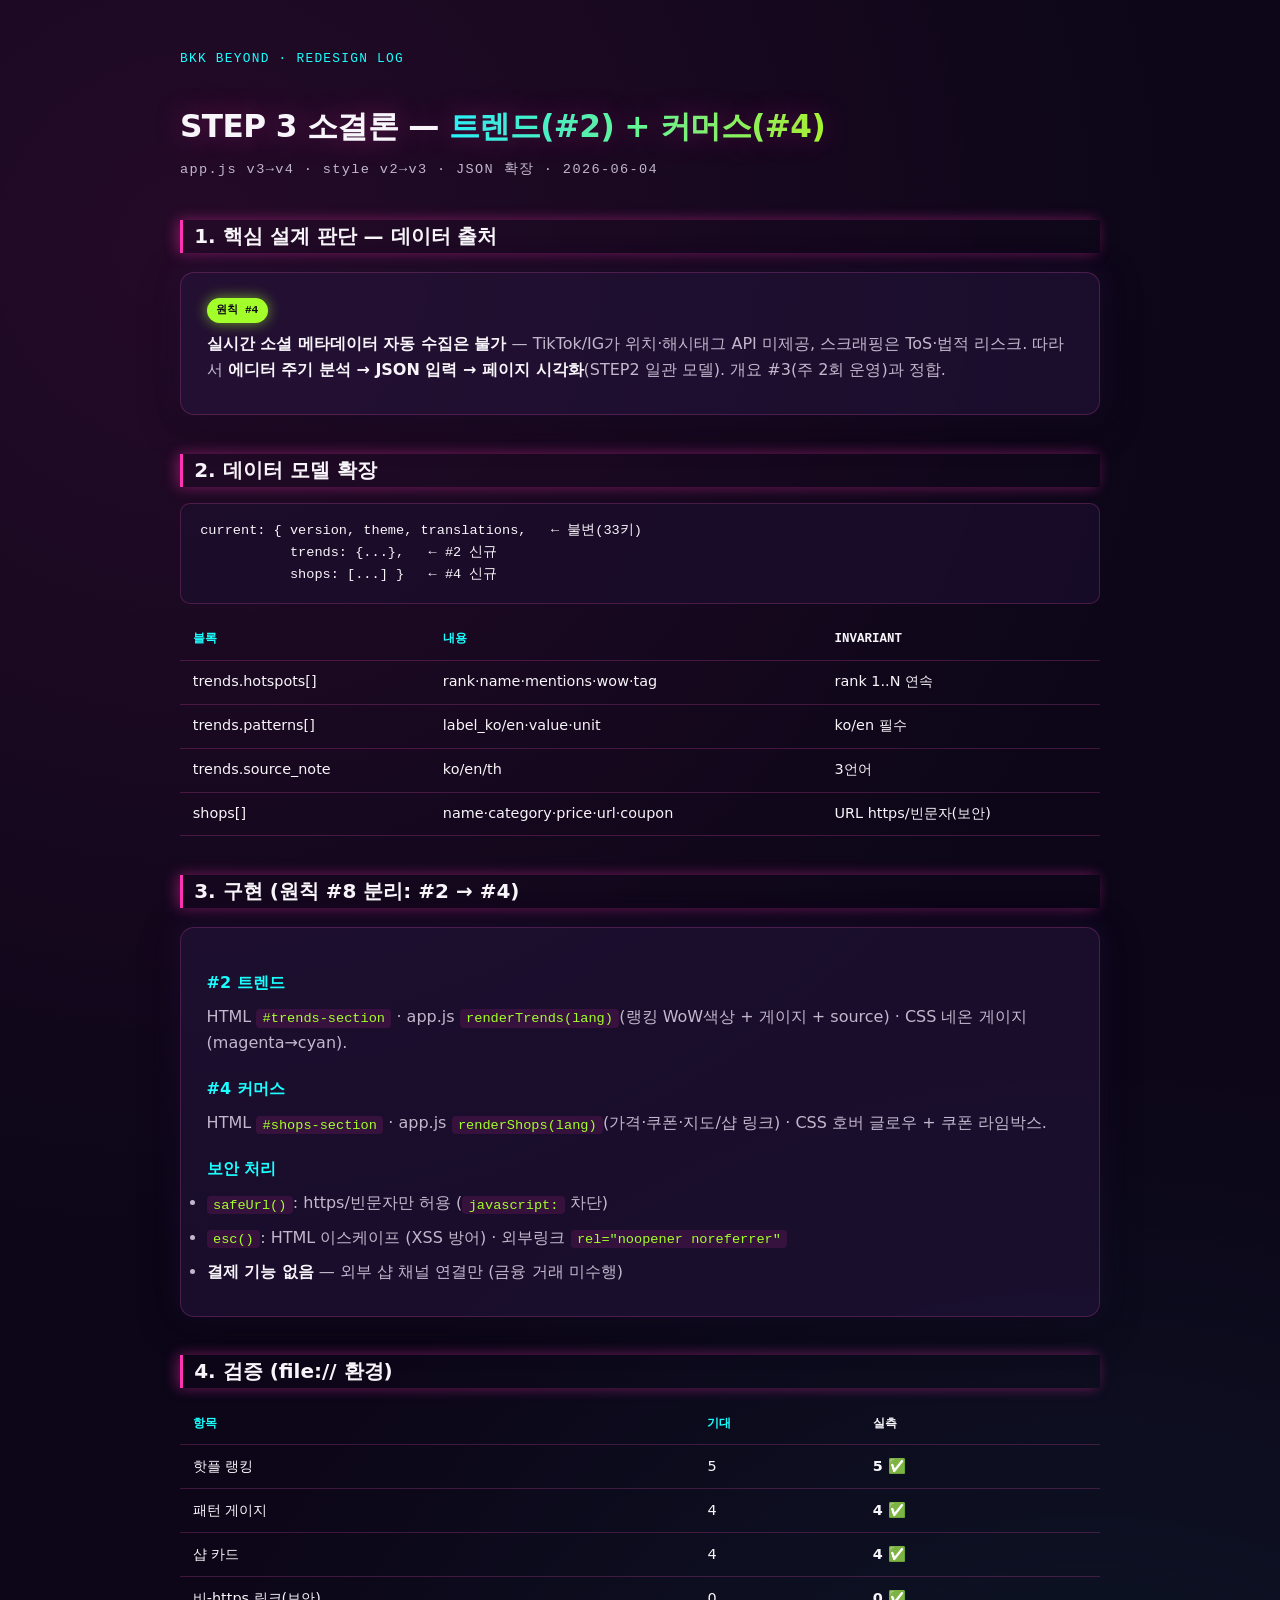
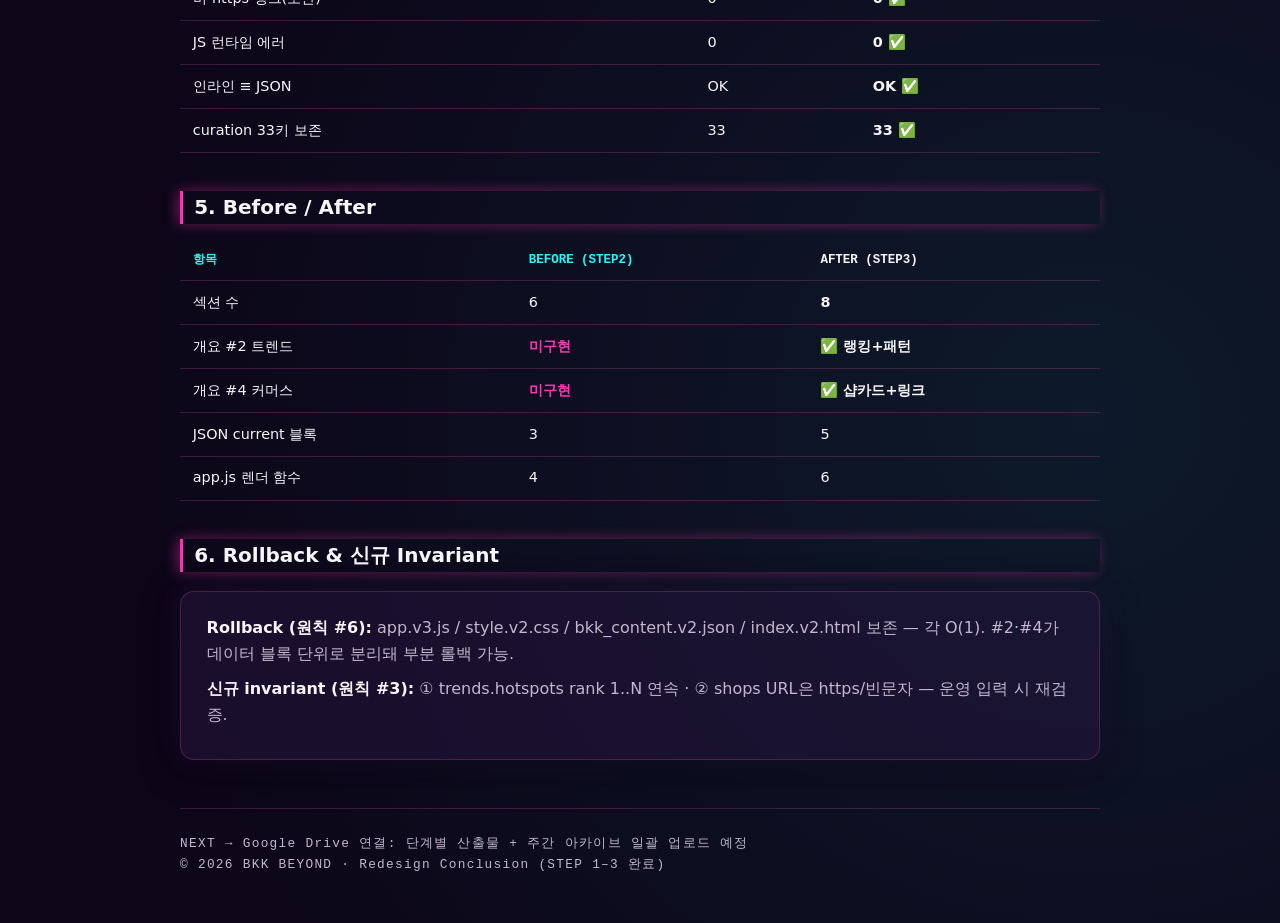
<file: STEP3_trends_commerce_conclusion.html>
<!DOCTYPE html>
<html lang="ko">
<head>
<meta charset="UTF-8">
<meta name="viewport" content="width=device-width, initial-scale=1.0">
<title>STEP 3 소결론 — 트렌드 + 커머스</title>
<style>
  :root{
    --bg:hsl(258,60%,6%); --card:hsla(265,50%,16%,0.55);
    --magenta:hsl(322,100%,60%); --cyan:hsl(180,100%,55%); --lime:hsl(86,100%,58%);
    --violet:hsl(265,95%,66%); --txt:hsl(280,30%,97%); --muted:hsl(270,18%,76%);
    --border:hsla(322,90%,65%,0.22);
  }
  *{box-sizing:border-box;margin:0;padding:0}
  body{font-family:'Plus Jakarta Sans',system-ui,sans-serif;background:
    radial-gradient(circle at 15% 10%,hsla(322,100%,60%,0.10),transparent 40%),
    radial-gradient(circle at 85% 80%,hsla(180,100%,55%,0.08),transparent 42%),
    var(--bg);color:var(--txt);line-height:1.65;padding:48px 20px}
  .wrap{max-width:920px;margin:0 auto}
  .mono{font-family:'Space Mono',ui-monospace,monospace;letter-spacing:.1em}
  h1{font-size:1.95rem;font-weight:800;letter-spacing:-.02em;margin-bottom:.4rem;
    text-shadow:0 0 28px hsla(322,100%,60%,.35)}
  h1 .accent{background:linear-gradient(92deg,var(--cyan),var(--lime));
    -webkit-background-clip:text;background-clip:text;-webkit-text-fill-color:transparent}
  .sub{color:var(--cyan);font-size:.8rem;text-transform:uppercase;margin-bottom:2rem}
  h2{font-size:1.25rem;margin:2.4rem 0 1rem;padding-left:.7rem;
    border-left:3px solid var(--magenta);box-shadow:-3px 0 14px hsla(322,100%,60%,.4)}
  h3{font-size:1rem;color:var(--cyan);margin:1.2rem 0 .5rem}
  p,li{color:var(--muted);margin-bottom:.5rem}
  table{width:100%;border-collapse:collapse;margin:1rem 0;font-size:.9rem}
  th,td{padding:.6rem .8rem;text-align:left;border-bottom:1px solid var(--border)}
  th{color:var(--cyan);font-family:'Space Mono',monospace;font-size:.78rem;text-transform:uppercase}
  td:last-child,th:last-child{color:var(--txt)}
  .ok{color:var(--lime);font-weight:700}.no{color:var(--magenta);font-weight:700}
  .card{background:var(--card);border:1px solid var(--border);border-radius:14px;
    padding:1.4rem 1.6rem;margin:1.2rem 0;
    box-shadow:0 8px 40px rgba(0,0,0,.45),0 0 30px hsla(265,95%,66%,.12)}
  code{font-family:'Space Mono',monospace;background:hsla(322,100%,60%,.12);
    padding:.1rem .4rem;border-radius:4px;color:var(--lime);font-size:.85em}
  pre{background:hsla(265,50%,12%,.7);border:1px solid var(--border);border-radius:10px;
    padding:1rem 1.2rem;overflow-x:auto;margin:1rem 0}
  pre code{background:none;color:var(--txt);padding:0}
  .footer{margin-top:3rem;padding-top:1.5rem;border-top:1px solid var(--border);
    font-size:.8rem;color:var(--muted)}
  .badge{display:inline-block;font-family:'Space Mono',monospace;font-size:.7rem;
    color:var(--bg);background:var(--lime);padding:.2rem .6rem;border-radius:20px;
    box-shadow:0 0 14px hsla(86,100%,58%,.6);font-weight:700}
</style>
</head>
<body>
<div class="wrap">
  <p class="sub mono">BKK BEYOND · Redesign Log</p>
  <h1>STEP 3 소결론 — <span class="accent">트렌드(#2) + 커머스(#4)</span></h1>
  <p class="mono" style="color:var(--muted);font-size:.85rem">app.js v3→v4 · style v2→v3 · JSON 확장 · 2026-06-04</p>

  <h2>1. 핵심 설계 판단 — 데이터 출처</h2>
  <div class="card">
    <p><span class="badge">원칙 #4</span></p>
    <p><strong style="color:var(--txt)">실시간 소셜 메타데이터 자동 수집은 불가</strong> — TikTok/IG가 위치·해시태그 API 미제공, 스크래핑은 ToS·법적 리스크. 따라서 <strong style="color:var(--txt)">에디터 주기 분석 → JSON 입력 → 페이지 시각화</strong>(STEP2 일관 모델). 개요 #3(주 2회 운영)과 정합.</p>
  </div>

  <h2>2. 데이터 모델 확장</h2>
  <pre><code>current: { version, theme, translations,   ← 불변(33키)
           trends: {...},   ← #2 신규
           shops: [...] }   ← #4 신규</code></pre>
  <table>
    <tr><th>블록</th><th>내용</th><th>invariant</th></tr>
    <tr><td>trends.hotspots[]</td><td>rank·name·mentions·wow·tag</td><td>rank 1..N 연속</td></tr>
    <tr><td>trends.patterns[]</td><td>label_ko/en·value·unit</td><td>ko/en 필수</td></tr>
    <tr><td>trends.source_note</td><td>ko/en/th</td><td>3언어</td></tr>
    <tr><td>shops[]</td><td>name·category·price·url·coupon</td><td>URL https/빈문자(보안)</td></tr>
  </table>

  <h2>3. 구현 (원칙 #8 분리: #2 → #4)</h2>
  <div class="card">
    <h3>#2 트렌드</h3>
    <p>HTML <code>#trends-section</code> · app.js <code>renderTrends(lang)</code>(랭킹 WoW색상 + 게이지 + source) · CSS 네온 게이지(magenta→cyan).</p>
    <h3>#4 커머스</h3>
    <p>HTML <code>#shops-section</code> · app.js <code>renderShops(lang)</code>(가격·쿠폰·지도/샵 링크) · CSS 호버 글로우 + 쿠폰 라임박스.</p>
    <h3>보안 처리</h3>
    <ul>
      <li><code>safeUrl()</code>: https/빈문자만 허용 (<code>javascript:</code> 차단)</li>
      <li><code>esc()</code>: HTML 이스케이프 (XSS 방어) · 외부링크 <code>rel="noopener noreferrer"</code></li>
      <li><strong style="color:var(--txt)">결제 기능 없음</strong> — 외부 샵 채널 연결만 (금융 거래 미수행)</li>
    </ul>
  </div>

  <h2>4. 검증 (file:// 환경)</h2>
  <table>
    <tr><th>항목</th><th>기대</th><th>실측</th></tr>
    <tr><td>핫플 랭킹</td><td>5</td><td class="ok">5 ✅</td></tr>
    <tr><td>패턴 게이지</td><td>4</td><td class="ok">4 ✅</td></tr>
    <tr><td>샵 카드</td><td>4</td><td class="ok">4 ✅</td></tr>
    <tr><td>비-https 링크(보안)</td><td>0</td><td class="ok">0 ✅</td></tr>
    <tr><td>JS 런타임 에러</td><td>0</td><td class="ok">0 ✅</td></tr>
    <tr><td>인라인 ≡ JSON</td><td>OK</td><td class="ok">OK ✅</td></tr>
    <tr><td>curation 33키 보존</td><td>33</td><td class="ok">33 ✅</td></tr>
  </table>

  <h2>5. Before / After</h2>
  <table>
    <tr><th>항목</th><th>BEFORE (STEP2)</th><th>AFTER (STEP3)</th></tr>
    <tr><td>섹션 수</td><td>6</td><td class="ok">8</td></tr>
    <tr><td>개요 #2 트렌드</td><td class="no">미구현</td><td class="ok">✅ 랭킹+패턴</td></tr>
    <tr><td>개요 #4 커머스</td><td class="no">미구현</td><td class="ok">✅ 샵카드+링크</td></tr>
    <tr><td>JSON current 블록</td><td>3</td><td>5</td></tr>
    <tr><td>app.js 렌더 함수</td><td>4</td><td>6</td></tr>
  </table>

  <h2>6. Rollback & 신규 Invariant</h2>
  <div class="card">
    <p><strong style="color:var(--txt)">Rollback (원칙 #6):</strong> app.v3.js / style.v2.css / bkk_content.v2.json / index.v2.html 보존 — 각 O(1). #2·#4가 데이터 블록 단위로 분리돼 부분 롤백 가능.</p>
    <p><strong style="color:var(--txt)">신규 invariant (원칙 #3):</strong> ① trends.hotspots rank 1..N 연속 · ② shops URL은 https/빈문자 — 운영 입력 시 재검증.</p>
  </div>

  <div class="footer mono">
    NEXT → Google Drive 연결: 단계별 산출물 + 주간 아카이브 일괄 업로드 예정<br>
    © 2026 BKK BEYOND · Redesign Conclusion (STEP 1–3 완료)
  </div>
</div>
</body>
</html>
</file>
<file: style.css>
@import url('https://fonts.googleapis.com/css2?family=Unbounded:wght@400..900&family=Plus+Jakarta+Sans:ital,wght@0,200..800;1,200..800&family=Space+Mono:wght@400;700&family=Noto+Sans+KR:wght@400..900&family=Noto+Sans+Thai:wght@400..800&display=swap');

/* --- CUSTOM PROPERTIES --- */
:root {
  /* === Y2K / NEON PALETTE (v2) ===
     base: night-violet  | accents: magenta · cyan · lime
     기존 토큰 '이름'은 보존하고 '값'만 교체 → 116개 셀렉터 무수정 적용 */
  --color-bg-dark: hsl(258, 60%, 6%);          /* night violet */
  --color-bg-emerald: hsl(262, 55%, 11%);      /* (이름 유지) deep violet card base */
  --color-bg-card: hsla(265, 50%, 16%, 0.55);  /* glass over violet */
  --color-primary: hsl(322, 100%, 60%);        /* electric magenta */
  --color-primary-hover: hsl(322, 100%, 70%);
  --color-gold: hsl(180, 100%, 55%);           /* (이름 유지) → now CYAN accent */
  --color-gold-hover: hsl(180, 100%, 68%);
  --color-text-light: hsl(280, 30%, 97%);
  --color-text-muted: hsl(270, 18%, 76%);
  --color-text-dark: hsl(258, 60%, 8%);
  --color-border: hsla(322, 90%, 65%, 0.22);
  --color-border-active: hsla(180, 100%, 60%, 0.55);

  /* 신규 네온 토큰 (추가 — 기존 값 불변) */
  --neon-magenta: hsl(322, 100%, 60%);
  --neon-cyan: hsl(180, 100%, 55%);
  --neon-lime: hsl(86, 100%, 58%);
  --neon-violet: hsl(265, 95%, 66%);
  --glow-magenta: 0 0 16px hsla(322, 100%, 60%, 0.65), 0 0 40px hsla(322, 100%, 60%, 0.35);
  --glow-cyan: 0 0 16px hsla(180, 100%, 55%, 0.6), 0 0 40px hsla(180, 100%, 55%, 0.3);

  /* Unbounded·Jakarta는 라틴 전용 → 한글은 Noto Sans KR, 태국어는 Noto Sans Thai 폴백 */
  --font-serif: 'Unbounded', 'Noto Sans KR', 'Noto Sans Thai', system-ui, sans-serif;   /* (이름 유지) display 대체 */
  --font-sans: 'Plus Jakarta Sans', 'Noto Sans KR', 'Noto Sans Thai', system-ui, sans-serif;
  --font-display: 'Unbounded', 'Noto Sans KR', 'Noto Sans Thai', system-ui, sans-serif; /* Cinzel → Unbounded */
  --font-mono: 'Space Mono', 'Noto Sans KR', 'Noto Sans Thai', monospace;

  --transition-smooth: all 0.4s cubic-bezier(0.25, 0.8, 0.25, 1);
  --transition-fast: all 0.2s ease;

  --container-max-width: 1200px;
}

/* --- RESET & BASICS --- */
*, *::before, *::after {
  box-sizing: border-box;
  margin: 0;
  padding: 0;
}

html {
  scroll-behavior: smooth;
  font-size: 16px;
  background-color: var(--color-bg-dark);
}

body {
  font-family: var(--font-sans);
  color: var(--color-text-light);
  line-height: 1.6;
  word-break: keep-all;   /* 한글 어절 단위 줄바꿈 — 라틴·태국어에는 무영향 */
  overflow-x: hidden;
  background: radial-gradient(circle at 50% 0%, hsl(265, 70%, 14%) 0%, var(--color-bg-dark) 70%);
}

img {
  max-width: 100%;
  height: auto;
  display: block;
}

a {
  color: inherit;
  text-decoration: none;
  transition: var(--transition-fast);
}

ul {
  list-style: none;
}

/* --- UTILITIES --- */
.container {
  width: 100%;
  max-width: var(--container-max-width);
  margin: 0 auto;
  padding: 0 1.5rem;
}

.text-gold {
  color: var(--color-gold);
}

.font-serif {
  font-family: var(--font-serif);
}

.section-padding {
  padding: 8rem 0;
}

@media (max-width: 768px) {
  .section-padding {
    padding: 5rem 0;
  }
}

.glass-card {
  background: var(--color-bg-card);
  backdrop-filter: blur(16px);
  -webkit-backdrop-filter: blur(16px);
  border: 1px solid var(--color-border);
  border-radius: 24px;
  padding: 2.5rem;
  transition: var(--transition-smooth);
}

.glass-card:hover {
  border-color: var(--color-border-active);
  box-shadow: 0 12px 40px rgba(0, 0, 0, 0.3);
}

.badge {
  display: inline-block;
  padding: 0.35rem 1rem;
  background: hsla(35, 45%, 60%, 0.15);
  border: 1px solid var(--color-border-active);
  border-radius: 50px;
  color: var(--color-gold);
  font-size: 0.8rem;
  font-weight: 600;
  text-transform: uppercase;
  letter-spacing: 1px;
}

/* --- BUTTONS --- */
.btn {
  display: inline-flex;
  align-items: center;
  justify-content: center;
  padding: 0.9rem 2.2rem;
  border-radius: 50px;
  font-family: var(--font-sans);
  font-weight: 600;
  font-size: 0.95rem;
  letter-spacing: 0.5px;
  cursor: pointer;
  transition: var(--transition-smooth);
  border: none;
  gap: 0.5rem;
}

.btn-primary {
  background: linear-gradient(135deg, var(--neon-magenta) 0%, var(--neon-violet) 100%);
  color: var(--color-text-light);
  box-shadow: var(--glow-magenta);
}

.btn-primary:hover {
  transform: translateY(-3px);
  box-shadow: 0 8px 24px rgba(255, 46, 166, 0.4);
  background: linear-gradient(135deg, var(--color-gold-hover) 0%, var(--color-gold) 100%);
}

.btn-secondary {
  background: transparent;
  color: var(--color-text-light);
  border: 1px solid var(--color-border-active);
  backdrop-filter: blur(8px);
}

.btn-secondary:hover {
  background: var(--color-text-light);
  color: var(--color-bg-dark);
  transform: translateY(-2px);
}

/* --- HEADER / NAVIGATION --- */
.header {
  position: fixed;
  top: 0;
  left: 0;
  width: 100%;
  z-index: 1000;
  background: rgba(40, 18, 72, 0.4);
  backdrop-filter: blur(12px);
  -webkit-backdrop-filter: blur(12px);
  border-bottom: 1px solid rgba(255, 255, 255, 0.05);
  transition: var(--transition-smooth);
}

.header.scrolled {
  background: rgba(26, 12, 48, 0.85);
  box-shadow: 0 4px 30px rgba(0, 0, 0, 0.2);
}

.nav-container {
  display: flex;
  justify-content: space-between;
  align-items: center;
  height: 80px;
}

.logo {
  font-family: var(--font-display);
  font-size: 1.6rem;
  font-weight: 700;
  color: var(--color-text-light);
  letter-spacing: 2px;
}

.logo span {
  color: var(--color-gold);
}

.nav-list {
  display: flex;
  gap: 2.5rem;
}

.nav-link {
  font-size: 0.9rem;
  font-weight: 500;
  letter-spacing: 0.5px;
  color: var(--color-text-muted);
}

.nav-link:hover, .nav-link.active {
  color: var(--color-gold);
}

.hamburger {
  display: none;
  background: none;
  border: none;
  cursor: pointer;
  flex-direction: column;
  gap: 6px;
}

.hamburger span {
  display: block;
  width: 25px;
  height: 2px;
  background: var(--color-text-light);
  transition: var(--transition-fast);
}

@media (max-width: 768px) {
  .nav-list {
    display: none;
    position: absolute;
    top: 80px;
    left: 0;
    width: 100%;
    background: var(--color-bg-dark);
    flex-direction: column;
    padding: 2rem;
    text-align: center;
    border-bottom: 1px solid var(--color-border);
  }
  .nav-list.active {
    display: flex;
  }
  .hamburger {
    display: flex;
  }
}

/* --- HERO SECTION --- */
.hero {
  position: relative;
  min-height: 100vh;
  display: flex;
  align-items: center;
  justify-content: center;
  padding-top: 120px;
  text-align: center;
  overflow: hidden;
}

.hero-background {
  position: absolute;
  top: 0;
  left: 0;
  width: 100%;
  height: 100%;
  z-index: -1;
  overflow: hidden;
}

.hero-bg-img {
  width: 100%;
  height: 100%;
  object-fit: cover;
  opacity: 0.25;
  filter: grayscale(20%) contrast(110%);
  transform: scale(1.05);
  transition: transform 10s ease-out;
}

.hero:hover .hero-bg-img {
  transform: scale(1.0);
}

.hero-gradient {
  position: absolute;
  top: 0;
  left: 0;
  width: 100%;
  height: 100%;
  background: linear-gradient(0deg, var(--color-bg-dark) 0%, rgba(40, 18, 72, 0.4) 50%, rgba(26, 12, 48, 0.7) 100%);
  z-index: -1;
}

.hero-subtitle {
  font-family: var(--font-display);
  font-size: 1.1rem;
  letter-spacing: 4px;
  color: var(--color-gold);
  margin-bottom: 1.5rem;
  text-transform: uppercase;
  animation: fadeInDown 1s ease-out;
}

.hero-title {
  font-family: var(--font-serif);
  font-size: clamp(2.5rem, 5vw, 4.5rem);
  font-weight: 700;
  line-height: 1.15;
  margin-bottom: 2rem;
  color: var(--color-text-light);
  animation: fadeInUp 1.2s cubic-bezier(0.25, 0.8, 0.25, 1);
}

.hero-title span {
  display: block;
  font-size: 0.6em;
  font-family: var(--font-sans);
  font-weight: 300;
  color: var(--color-text-muted);
  margin-top: 0.5rem;
}

.hero-description {
  max-width: 650px;
  margin: 0 auto 3rem auto;
  font-size: 1.15rem;
  color: var(--color-text-muted);
  animation: fadeInUp 1.4s ease-out;
}

.hero-buttons {
  display: flex;
  gap: 1.2rem;
  justify-content: center;
  animation: fadeInUp 1.6s ease-out;
}

@media (max-width: 576px) {
  .hero-buttons {
    flex-direction: column;
    align-items: stretch;
    padding: 0 2rem;
  }
}

/* --- SECTION HEADER --- */
.section-header {
  text-align: center;
  max-width: 700px;
  margin: 0 auto 4.5rem auto;
}

.section-subtitle {
  font-family: var(--font-display);
  font-size: 0.9rem;
  letter-spacing: 3px;
  color: var(--color-gold);
  text-transform: uppercase;
  margin-bottom: 1rem;
}

.section-title {
  font-family: var(--font-serif);
  font-size: clamp(2rem, 3.5vw, 3rem);
  color: var(--color-text-light);
  margin-bottom: 1.5rem;
  word-break: keep-all;   /* 한글 어절 단위 줄바꿈 ("큐레이|션" 방지) */
  text-wrap: balance;
}

.section-description {
  font-size: 1.05rem;
  color: var(--color-text-muted);
}

/* --- QUIZ SECTION (BKK INDEX) --- */
.quiz-section {
  position: relative;
}

.quiz-container {
  max-width: 750px;
  margin: 0 auto;
}

.quiz-progress-bar {
  width: 100%;
  height: 4px;
  background: var(--color-border);
  border-radius: 10px;
  margin-bottom: 2.5rem;
  overflow: hidden;
}

.quiz-progress-fill {
  width: 0%;
  height: 100%;
  background: linear-gradient(90deg, var(--color-gold) 0%, var(--color-primary) 100%);
  transition: width 0.4s ease;
}

.quiz-card {
  display: none;
}

.quiz-card.active {
  display: block;
  animation: slideInRight 0.5s cubic-bezier(0.25, 0.8, 0.25, 1);
}

.quiz-question-num {
  font-family: var(--font-display);
  color: var(--color-gold);
  font-size: 0.85rem;
  margin-bottom: 0.5rem;
  display: block;
}

.quiz-question-text {
  font-family: var(--font-serif);
  font-size: 1.6rem;
  font-weight: 600;
  margin-bottom: 2rem;
  color: var(--color-text-light);
}

.quiz-options {
  display: grid;
  grid-template-columns: 1fr;
  gap: 1.2rem;
}

.quiz-option {
  background: rgba(255, 255, 255, 0.02);
  border: 1px solid var(--color-border);
  border-radius: 16px;
  padding: 1.2rem 1.8rem;
  font-size: 1.05rem;
  font-weight: 500;
  text-align: left;
  cursor: pointer;
  transition: var(--transition-smooth);
  color: var(--color-text-light);
}

.quiz-option:hover {
  background: rgba(255, 46, 166, 0.06);
  border-color: var(--color-border-active);
  transform: translateX(5px);
}

.quiz-option.selected {
  background: linear-gradient(135deg, rgba(255, 46, 166, 0.15) 0%, rgba(40, 18, 72, 0.2) 100%);
  border-color: var(--color-gold);
  color: var(--color-gold);
}

/* Quiz Result CSS */
.quiz-result {
  display: none;
  text-align: center;
  animation: scaleIn 0.6s cubic-bezier(0.25, 0.8, 0.25, 1);
}

.quiz-result.active {
  display: block;
}

.result-badge {
  font-family: var(--font-display);
  font-size: 1.3rem;
  color: var(--color-gold);
  margin-bottom: 1rem;
  letter-spacing: 2px;
}

.result-title {
  font-family: var(--font-serif);
  font-size: clamp(2rem, 4vw, 2.8rem);
  margin-bottom: 1.5rem;
}

.result-score-container {
  display: flex;
  justify-content: center;
  align-items: center;
  margin-bottom: 2rem;
}

.result-score-circle {
  width: 140px;
  height: 140px;
  border-radius: 50%;
  background: radial-gradient(circle, var(--color-bg-emerald) 60%, rgba(255, 46, 166, 0.15) 100%);
  border: 4px solid var(--color-border-active);
  display: flex;
  flex-direction: column;
  justify-content: center;
  align-items: center;
  box-shadow: 0 0 30px rgba(255, 46, 166, 0.2);
}

.result-score-num {
  font-family: var(--font-display);
  font-size: 2.5rem;
  font-weight: 700;
  color: var(--color-gold);
  line-height: 1;
}

.result-score-label {
  font-size: 0.75rem;
  text-transform: uppercase;
  letter-spacing: 1px;
  color: var(--color-text-muted);
  margin-top: 0.2rem;
}

.result-desc {
  max-width: 550px;
  margin: 0 auto 2.5rem auto;
  color: var(--color-text-muted);
  font-size: 1.05rem;
}

/* --- CURATION SECTION (TABS) --- */
.curation-section {
  background: linear-gradient(180deg, var(--color-bg-dark) 0%, rgba(40, 18, 72, 0.3) 50%, var(--color-bg-dark) 100%);
}

.curation-tabs {
  display: flex;
  justify-content: center;
  gap: 1.5rem;
  margin-bottom: 4rem;
  flex-wrap: wrap;
}

.tab-btn {
  background: transparent;
  border: none;
  font-family: var(--font-display);
  font-size: 0.95rem;
  color: var(--color-text-muted);
  letter-spacing: 2px;
  padding: 0.8rem 2rem;
  cursor: pointer;
  transition: var(--transition-smooth);
  position: relative;
}

.tab-btn::after {
  content: '';
  position: absolute;
  bottom: 0;
  left: 50%;
  width: 0;
  height: 2px;
  background: var(--color-gold);
  transition: var(--transition-smooth);
  transform: translateX(-50%);
}

.tab-btn:hover {
  color: var(--color-text-light);
}

.tab-btn.active {
  color: var(--color-gold);
}

.tab-btn.active::after {
  width: 100%;
}

.curation-content {
  position: relative;
}

.tab-panel {
  display: none;
}

.tab-panel.active {
  display: block;
  animation: fadeIn 0.8s cubic-bezier(0.25, 0.8, 0.25, 1);
}

.district-showcase {
  display: grid;
  grid-template-columns: 1.2fr 1fr;
  gap: 4rem;
  align-items: center;
}

@media (max-width: 992px) {
  .district-showcase {
    grid-template-columns: 1fr;
    gap: 3rem;
  }
}

.district-info {
  display: flex;
  flex-direction: column;
}

.district-tagline {
  font-family: var(--font-display);
  font-size: 0.9rem;
  color: var(--color-gold);
  letter-spacing: 2px;
  margin-bottom: 0.8rem;
  text-transform: uppercase;
}

.district-title {
  font-family: var(--font-serif);
  font-size: clamp(2.2rem, 4vw, 3rem);
  margin-bottom: 1.5rem;
  word-break: keep-all;
  text-wrap: balance;
}

.district-desc {
  color: var(--color-text-muted);
  margin-bottom: 2.5rem;
  font-size: 1.05rem;
}

.spot-cards-list {
  display: flex;
  flex-direction: column;
  gap: 1.5rem;
}

.spot-mini-card {
  display: flex;
  align-items: center;
  gap: 1.5rem;
  padding: 1.2rem;
  background: rgba(255, 255, 255, 0.02);
  border: 1px solid var(--color-border);
  border-radius: 16px;
  transition: var(--transition-smooth);
}

.spot-mini-card:hover {
  transform: translateX(10px);
  border-color: var(--color-border-active);
  background: rgba(255, 46, 166, 0.04);
}

.spot-num {
  font-family: var(--font-display);
  font-size: 1.3rem;
  font-weight: 700;
  color: var(--color-gold);
}

.spot-detail h4 {
  font-size: 1.1rem;
  font-weight: 600;
  margin-bottom: 0.3rem;
  color: var(--color-text-light);
}

.spot-detail p {
  font-size: 0.9rem;
  color: var(--color-text-muted);
}

/* Premium district image display */
.district-media {
  position: relative;
  border-radius: 24px;
  overflow: hidden;
  box-shadow: 0 20px 50px rgba(0, 0, 0, 0.5);
  border: 1px solid var(--color-border);
}

.district-media::before {
  content: '';
  display: block;
  padding-top: 110%; /* Tall aspect ratio for premium look */
}

@media (max-width: 992px) {
  .district-media::before {
    padding-top: 60%; /* Landcape for tablets/mobiles */
  }
}

.district-img {
  position: absolute;
  top: 0;
  left: 0;
  width: 100%;
  height: 100%;
  object-fit: cover;
  transition: transform 1.5s ease;
}

.district-media:hover .district-img {
  transform: scale(1.05);
}

.media-overlay {
  position: absolute;
  bottom: 0;
  left: 0;
  width: 100%;
  padding: 3rem 2.5rem 2.5rem 2.5rem;
  background: linear-gradient(0deg, rgba(26, 12, 48, 0.95) 0%, rgba(26, 12, 48, 0.4) 60%, transparent 100%);
  display: flex;
  flex-direction: column;
  justify-content: flex-end;
}

.media-tag {
  font-size: 0.8rem;
  text-transform: uppercase;
  letter-spacing: 1px;
  color: var(--color-gold);
  margin-bottom: 0.5rem;
}

.media-caption {
  font-family: var(--font-serif);
  font-size: 1.5rem;
  color: var(--color-text-light);
}

/* --- MIDNIGHT SECRETS SECTION --- */
.secrets-section {
  position: relative;
  overflow: hidden;
}

.secrets-grid {
  display: grid;
  grid-template-columns: 1fr 1.2fr;
  gap: 5rem;
  align-items: center;
}

@media (max-width: 992px) {
  .secrets-grid {
    grid-template-columns: 1fr;
    gap: 4rem;
  }
  .secrets-grid > :first-child {
    order: 2;
  }
}

.secrets-media {
  position: relative;
  border-radius: 24px;
  overflow: hidden;
  border: 1px solid var(--color-border-active);
  box-shadow: 0 0 40px rgba(255, 46, 166, 0.15);
}

.secrets-media::before {
  content: '';
  display: block;
  padding-top: 125%;
}

.secrets-img {
  position: absolute;
  top: 0;
  left: 0;
  width: 100%;
  height: 100%;
  object-fit: cover;
}

.secrets-badge-floating {
  position: absolute;
  top: 2rem;
  left: 2rem;
  background: rgba(26, 12, 48, 0.8);
  backdrop-filter: blur(8px);
  padding: 0.5rem 1.2rem;
  border-radius: 50px;
  border: 1px solid var(--color-border-active);
  font-size: 0.75rem;
  color: var(--color-gold);
  letter-spacing: 1px;
  text-transform: uppercase;
  font-weight: 600;
}

.secrets-list {
  display: grid;
  grid-template-columns: 1fr;
  gap: 2.5rem;
}

.secret-item {
  display: flex;
  gap: 1.8rem;
}

.secret-icon {
  width: 48px;
  height: 48px;
  border-radius: 50%;
  background: rgba(255, 46, 166, 0.1);
  border: 1px solid var(--color-border-active);
  display: flex;
  align-items: center;
  justify-content: center;
  color: var(--color-gold);
  font-size: 1.2rem;
  flex-shrink: 0;
}

.secret-item-detail h4 {
  font-family: var(--font-serif);
  font-size: 1.3rem;
  margin-bottom: 0.5rem;
  color: var(--color-text-light);
}

.secret-item-detail p {
  color: var(--color-text-muted);
  font-size: 0.95rem;
}

/* --- ITINERARY GENERATOR --- */
.itinerary-section {
  background: radial-gradient(circle at 50% 100%, hsl(322, 60%, 12%) 0%, var(--color-bg-dark) 80%);
}

.itinerary-box {
  max-width: 850px;
  margin: 0 auto;
}

.itinerary-selector {
  display: grid;
  grid-template-columns: repeat(4, 1fr);
  gap: 1rem;
  margin-bottom: 3.5rem;
}

@media (max-width: 768px) {
  .itinerary-selector {
    grid-template-columns: repeat(2, 1fr);
  }
}

.select-btn {
  background: var(--color-bg-card);
  border: 1px solid var(--color-border);
  color: var(--color-text-muted);
  padding: 1.2rem;
  border-radius: 16px;
  font-family: var(--font-display);
  font-size: 0.85rem;
  font-weight: 600;
  letter-spacing: 1.5px;
  text-align: center;
  cursor: pointer;
  transition: var(--transition-smooth);
}

.select-btn:hover {
  border-color: var(--color-border-active);
  color: var(--color-text-light);
}

.select-btn.active {
  background: linear-gradient(135deg, rgba(255, 46, 166, 0.15) 0%, rgba(40, 18, 72, 0.25) 100%);
  border-color: var(--color-gold);
  color: var(--color-gold);
  box-shadow: 0 8px 24px rgba(0, 0, 0, 0.2);
}

.itinerary-results {
  min-height: 300px;
}

.itinerary-card {
  display: none;
  animation: slideInUp 0.6s cubic-bezier(0.25, 0.8, 0.25, 1);
}

.itinerary-card.active {
  display: block;
}

.itinerary-card-header {
  border-bottom: 1px solid var(--color-border);
  padding-bottom: 1.5rem;
  margin-bottom: 2rem;
}

.itinerary-card-title {
  font-family: var(--font-serif);
  font-size: 1.8rem;
  margin-bottom: 0.5rem;
}

.itinerary-card-desc {
  color: var(--color-text-muted);
  font-size: 0.95rem;
}

.itinerary-timeline {
  position: relative;
  padding-left: 2.5rem;
}

.itinerary-timeline::before {
  content: '';
  position: absolute;
  top: 8px;
  left: 9px;
  bottom: 8px;
  width: 2px;
  background: linear-gradient(180deg, var(--color-gold) 0%, var(--color-primary) 100%);
}

.timeline-step {
  position: relative;
  margin-bottom: 2.5rem;
}

.timeline-step:last-child {
  margin-bottom: 0;
}

.timeline-dot {
  position: absolute;
  left: -2.5rem;
  top: 5px;
  width: 20px;
  height: 20px;
  border-radius: 50%;
  background: var(--color-bg-dark);
  border: 4px solid var(--color-gold);
  z-index: 1;
  transition: var(--transition-smooth);
}

.timeline-step:hover .timeline-dot {
  transform: scale(1.2);
  background: var(--color-gold);
}

.timeline-time {
  font-family: var(--font-display);
  font-size: 0.9rem;
  font-weight: 700;
  color: var(--color-gold);
  margin-bottom: 0.5rem;
  display: inline-block;
}

.timeline-title {
  font-family: var(--font-serif);
  font-size: 1.25rem;
  font-weight: 600;
  margin-bottom: 0.4rem;
  color: var(--color-text-light);
}

.timeline-desc {
  color: var(--color-text-muted);
  font-size: 0.95rem;
}

/* --- NEWSLETTER SECTION --- */
.newsletter-section {
  position: relative;
}

.newsletter-box {
  max-width: 800px;
  margin: 0 auto;
  text-align: center;
  position: relative;
}

.newsletter-title {
  font-family: var(--font-serif);
  font-size: clamp(2rem, 4vw, 2.8rem);
  margin-bottom: 1rem;
}

.newsletter-desc {
  color: var(--color-text-muted);
  max-width: 550px;
  margin: 0 auto 3rem auto;
  font-size: 1.05rem;
}

.newsletter-form {
  display: flex;
  gap: 1rem;
  max-width: 550px;
  margin: 0 auto;
}

@media (max-width: 576px) {
  .newsletter-form {
    flex-direction: column;
    align-items: stretch;
  }
}

.newsletter-input {
  flex: 1;
  background: rgba(255, 255, 255, 0.03);
  border: 1px solid var(--color-border);
  padding: 1rem 1.8rem;
  border-radius: 50px;
  color: var(--color-text-light);
  font-family: var(--font-sans);
  font-size: 0.95rem;
  transition: var(--transition-smooth);
}

.newsletter-input:focus {
  outline: none;
  border-color: var(--color-gold);
  background: rgba(255, 255, 255, 0.06);
  box-shadow: 0 0 15px rgba(255, 46, 166, 0.1);
}

.newsletter-input::placeholder {
  color: var(--color-text-muted);
}

.form-message {
  margin-top: 1.2rem;
  font-size: 0.9rem;
  display: none;
}

.form-message.success {
  display: block;
  color: hsl(86, 100%, 58%);
}

.form-message.error {
  display: block;
  color: hsl(0, 70%, 65%);
}

/* --- FOOTER --- */
.footer {
  border-top: 1px solid var(--color-border);
  padding: 5rem 0 3rem 0;
  background: var(--color-bg-dark);
}

.footer-grid {
  display: grid;
  grid-template-columns: 1.5fr repeat(3, 1fr);
  gap: 4rem;
  margin-bottom: 4rem;
}

@media (max-width: 992px) {
  .footer-grid {
    grid-template-columns: repeat(2, 1fr);
    gap: 3rem;
  }
}

@media (max-width: 576px) {
  .footer-grid {
    grid-template-columns: 1fr;
    gap: 2.5rem;
  }
}

.footer-about .logo {
  margin-bottom: 1.5rem;
}

.footer-about p {
  color: var(--color-text-muted);
  font-size: 0.9rem;
  margin-bottom: 1.5rem;
  max-width: 280px;
}

.footer-col-title {
  font-family: var(--font-display);
  font-size: 0.85rem;
  color: var(--color-gold);
  letter-spacing: 2px;
  text-transform: uppercase;
  margin-bottom: 1.8rem;
}

.footer-links {
  display: flex;
  flex-direction: column;
  gap: 1rem;
}

.footer-link {
  font-size: 0.9rem;
  color: var(--color-text-muted);
}

.footer-link:hover {
  color: var(--color-gold);
  transform: translateX(3px);
}

.footer-bottom {
  border-top: 1px solid rgba(255, 255, 255, 0.05);
  padding-top: 2rem;
  display: flex;
  justify-content: space-between;
  align-items: center;
  flex-wrap: wrap;
  gap: 1rem;
}

.copyright {
  font-size: 0.85rem;
  color: var(--color-text-muted);
}

.footer-socials {
  display: flex;
  gap: 1.2rem;
}

.social-link {
  width: 36px;
  height: 36px;
  border-radius: 50%;
  background: rgba(255, 255, 255, 0.02);
  border: 1px solid var(--color-border);
  display: flex;
  align-items: center;
  justify-content: center;
  font-size: 0.9rem;
  color: var(--color-text-muted);
  transition: var(--transition-smooth);
}

.social-link:hover {
  background: var(--color-gold);
  color: var(--color-bg-dark);
  border-color: var(--color-gold);
  transform: translateY(-3px);
}

/* --- ANIMATION KEYFRAMES --- */
@keyframes fadeIn {
  from { opacity: 0; }
  to { opacity: 1; }
}

@keyframes fadeInUp {
  from {
    opacity: 0;
    transform: translateY(30px);
  }
  to {
    opacity: 1;
    transform: translateY(0);
  }
}

@keyframes fadeInDown {
  from {
    opacity: 0;
    transform: translateY(-20px);
  }
  to {
    opacity: 1;
    transform: translateY(0);
  }
}

@keyframes slideInRight {
  from {
    opacity: 0;
    transform: translateX(40px);
  }
  to {
    opacity: 1;
    transform: translateX(0);
  }
}

@keyframes slideInUp {
  from {
    opacity: 0;
    transform: translateY(50px);
  }
  to {
    opacity: 1;
    transform: translateY(0);
  }
}

@keyframes scaleIn {
  from {
    opacity: 0;
    transform: scale(0.95);
  }
  to {
    opacity: 1;
    transform: scale(1);
  }
}

/* --- SCROLL ANIMATIONS --- */
.reveal {
  opacity: 0;
  transform: translateY(30px);
  transition: opacity 0.8s ease, transform 0.8s cubic-bezier(0.25, 0.8, 0.25, 1);
}

.reveal.active {
  opacity: 1;
  transform: translateY(0);
}

/* --- LANGUAGE SELECTOR --- */
.lang-selector {
  display: flex;
  gap: 0.35rem;
  background: rgba(255, 255, 255, 0.05);
  border: 1px solid var(--color-border);
  padding: 0.2rem;
  border-radius: 50px;
  align-items: center;
}

.lang-btn {
  background: transparent;
  border: none;
  color: var(--color-text-muted);
  font-family: var(--font-sans);
  font-size: 0.75rem;
  font-weight: 700;
  padding: 0.4rem 0.8rem;
  border-radius: 50px;
  cursor: pointer;
  transition: var(--transition-fast);
}

.lang-btn:hover {
  color: var(--color-text-light);
}

.lang-btn.active {
  background: var(--color-gold);
  color: var(--color-bg-dark);
  box-shadow: 0 2px 10px rgba(255, 46, 166, 0.3);
}

@media (max-width: 768px) {
  .lang-selector {
    margin-right: 1rem;
  }
}

/* --- BKK TIME MACHINE --- */
.time-machine-dial {
  display: inline-flex;
  background: rgba(255, 255, 255, 0.03);
  border: 1px solid var(--color-border);
  padding: 0.25rem;
  border-radius: 50px;
  gap: 0.35rem;
  box-shadow: inset 0 0 15px rgba(0, 0, 0, 0.4);
  align-items: center;
}

.time-btn {
  background: transparent;
  border: none;
  color: var(--color-text-muted);
  font-family: var(--font-sans);
  font-size: 0.8rem;
  font-weight: 600;
  padding: 0.5rem 1.2rem;
  border-radius: 50px;
  cursor: pointer;
  transition: var(--transition-smooth);
}

.time-btn:hover {
  color: var(--color-text-light);
  background: rgba(255, 255, 255, 0.02);
}

.time-btn.active {
  background: var(--color-gold);
  color: var(--color-bg-dark);
  box-shadow: 0 4px 15px rgba(255, 46, 166, 0.3);
}

.time-btn span {
  font-size: 0.65rem;
  opacity: 0.8;
  margin-left: 0.25rem;
}



/* ============================================================
   ★ Y2K / NEON ENHANCEMENT LAYER (v2 추가분)
   기존 셀렉터 위에 글로우·그레인·스캔라인을 덧입힘.
   구조/레이아웃 불변 — 시각 레이어만 추가.
   ============================================================ */

/* 전역 그레인 + 스캔라인 오버레이 */
body::before {
  content: "";
  position: fixed; inset: 0; z-index: 9999; pointer-events: none;
  background-image:
    repeating-linear-gradient(0deg,
      rgba(255,255,255,0.025) 0px,
      rgba(255,255,255,0.025) 1px,
      transparent 1px, transparent 3px);
  mix-blend-mode: overlay; opacity: 0.5;
}
body::after {
  content: "";
  position: fixed; inset: -50%; z-index: 9998; pointer-events: none;
  background:
    radial-gradient(circle at 15% 20%, hsla(322,100%,60%,0.12), transparent 40%),
    radial-gradient(circle at 85% 70%, hsla(180,100%,55%,0.10), transparent 42%),
    radial-gradient(circle at 50% 110%, hsla(86,100%,58%,0.08), transparent 45%);
  animation: neonDrift 22s ease-in-out infinite alternate;
}
@keyframes neonDrift {
  0%   { transform: translate(0,0) scale(1); }
  100% { transform: translate(-3%, 2%) scale(1.05); }
}

/* 디스플레이 타이포 — Unbounded 굵게 + 글로우 */
.hero-title, .section-title, .newsletter-title {
  font-family: var(--font-display);
  font-weight: 800;
  letter-spacing: -0.02em;
  text-shadow: 0 0 28px hsla(322,100%,60%,0.35);
}
.hero-title span {
  background: linear-gradient(92deg, var(--neon-cyan), var(--neon-lime));
  -webkit-background-clip: text; background-clip: text;
  -webkit-text-fill-color: transparent;
  text-shadow: none;
  filter: drop-shadow(0 0 18px hsla(180,100%,55%,0.5));
}

/* 라벨/뱃지/모노 요소 — Y2K 터미널 느낌 */
.section-subtitle, .hero-subtitle, .badge, .result-badge,
.media-tag, .spot-num, .quiz-question-num, .timeline-time {
  font-family: var(--font-mono);
  letter-spacing: 0.12em;
}

/* 로고 글로우 */
.logo { font-family: var(--font-display); font-weight: 700; }
.logo span {
  color: var(--neon-cyan);
  text-shadow: var(--glow-cyan);
}

/* 버튼 호버 — 네온 펄스 */
.btn-primary:hover {
  box-shadow: 0 0 24px hsla(322,100%,60%,0.9), 0 0 60px hsla(322,100%,60%,0.5);
  transform: translateY(-2px) scale(1.02);
}
.btn-secondary {
  border: 1.5px solid var(--neon-cyan);
  color: var(--neon-cyan);
  box-shadow: inset 0 0 12px hsla(180,100%,55%,0.15);
}
.btn-secondary:hover {
  box-shadow: var(--glow-cyan), inset 0 0 18px hsla(180,100%,55%,0.3);
  color: var(--color-text-light);
}

/* 글래스 카드 — 네온 테두리 글로우 */
.glass-card, .quiz-container, .itinerary-results, .newsletter-box {
  border: 1px solid var(--color-border);
  box-shadow:
    0 8px 40px rgba(0,0,0,0.45),
    inset 0 0 0 1px hsla(322,100%,60%,0.08),
    0 0 30px hsla(265,95%,66%,0.12);
}

/* 탭/셀렉터 active — 네온 언더라인 */
/* .time-btn.active·.lang-btn.active 제외 — 배경이 이미 시안(--color-gold)이라 글자가 사라짐 */
.tab-btn.active, .select-btn.active {
  color: var(--neon-cyan);
  text-shadow: 0 0 12px hsla(180,100%,55%,0.6);
}

/* 퀴즈 옵션 호버 — 라임 하이라이트 */
.quiz-option:hover, .quiz-option.selected {
  border-color: var(--neon-lime);
  box-shadow: 0 0 16px hsla(86,100%,58%,0.35);
}

/* 결과 점수 원 — 네온 링 */
.result-score-circle {
  box-shadow: var(--glow-magenta), inset 0 0 20px hsla(322,100%,60%,0.2);
}

/* 섹션 구분 네온 헤어라인 */
.section-padding { position: relative; }
.section-padding::before {
  content: ""; position: absolute; top: 0; left: 50%;
  transform: translateX(-50%);
  width: 60px; height: 2px;
  background: linear-gradient(90deg, transparent, var(--neon-magenta), transparent);
  box-shadow: 0 0 12px var(--neon-magenta);
}

/* 타임라인 도트 — 네온 */
.timeline-dot {
  box-shadow: var(--glow-cyan);
  background: var(--neon-cyan) !important;
}

/* 소셜/푸터 링크 호버 */
.social-link:hover, .footer-link:hover, .nav-link:hover {
  color: var(--neon-cyan);
  text-shadow: 0 0 10px hsla(180,100%,55%,0.5);
}

/* 모션 줄이기 선호 사용자 존중 */
@media (prefers-reduced-motion: reduce) {
  body::after { animation: none; }
}

/* ============================================================
   ★ STEP3: TRENDS (#2) + SHOPS (#4) SECTIONS — Y2K Neon
   ============================================================ */

/* ---- #2 TRENDS ---- */
.trends-section { position: relative; }
.trends-grid {
  display: grid; grid-template-columns: 1fr 1fr; gap: 2rem;
  margin-top: 3rem;
}
.trends-rank, .trends-patterns { padding: 2rem; border-radius: 16px; }
.trends-card-head {
  display: flex; justify-content: space-between; align-items: baseline;
  margin-bottom: 1.5rem;
}
.trends-card-label {
  font-family: var(--font-mono); font-size: .78rem; letter-spacing: .12em;
  text-transform: uppercase; color: var(--neon-cyan);
  text-shadow: 0 0 12px hsla(180,100%,55%,.5);
}
.trends-updated { font-family: var(--font-mono); font-size: .72rem; color: var(--color-text-muted); }

.trends-rank-list { list-style: none; padding: 0; margin: 0; }
.trends-rank-item {
  display: flex; align-items: center; gap: 1rem;
  padding: .9rem 0; border-bottom: 1px solid var(--color-border);
}
.trends-rank-item:last-child { border-bottom: none; }
.trends-rank-no {
  font-family: var(--font-display); font-weight: 800; font-size: 1.3rem;
  color: var(--neon-magenta); min-width: 1.6rem; text-align: center;
  text-shadow: var(--glow-magenta);
}
.trends-rank-body { flex: 1; display: flex; flex-direction: column; }
.trends-rank-name { font-weight: 700; color: var(--color-text-light); }
.trends-rank-tag { font-family: var(--font-mono); font-size: .72rem; color: var(--neon-cyan); }
.trends-rank-metric { text-align: right; display: flex; flex-direction: column; }
.trends-rank-mentions { font-weight: 700; color: var(--color-text-light); }
.trends-wow { font-family: var(--font-mono); font-size: .75rem; font-weight: 700; }
.trends-wow.wow-up { color: var(--neon-lime); }
.trends-wow.wow-down { color: var(--neon-magenta); }
.trends-wow.wow-flat { color: var(--color-text-muted); }

.trends-pattern { margin-bottom: 1.4rem; }
.trends-pattern-top {
  display: flex; justify-content: space-between; margin-bottom: .5rem;
}
.trends-pattern-label { color: var(--color-text-light); font-size: .92rem; }
.trends-pattern-val {
  font-family: var(--font-mono); font-weight: 700; color: var(--neon-lime);
}
.trends-gauge {
  height: 8px; border-radius: 8px; overflow: hidden;
  background: hsla(265,50%,20%,.5);
}
.trends-gauge-fill {
  height: 100%; border-radius: 8px;
  background: linear-gradient(90deg, var(--neon-magenta), var(--neon-cyan));
  box-shadow: 0 0 12px hsla(180,100%,55%,.5);
  transition: width 1s cubic-bezier(.25,.8,.25,1);
}
.trends-source {
  margin-top: 1.5rem; font-family: var(--font-mono); font-size: .72rem;
  line-height: 1.5; color: var(--color-text-muted);
  border-top: 1px dashed var(--color-border); padding-top: 1rem;
}

/* ---- #4 SHOPS ---- */
.shops-grid {
  display: grid; grid-template-columns: repeat(auto-fit, minmax(240px, 1fr));
  gap: 1.5rem; margin-top: 3rem;
}
.shop-card {
  background: var(--color-bg-card); border: 1px solid var(--color-border);
  border-radius: 16px; padding: 1.6rem;
  display: flex; flex-direction: column; gap: .6rem;
  transition: var(--transition-smooth);
  box-shadow: 0 8px 30px rgba(0,0,0,.4);
}
.shop-card:hover {
  transform: translateY(-4px);
  border-color: var(--color-border-active);
  box-shadow: 0 0 24px hsla(322,100%,60%,.35), 0 12px 40px rgba(0,0,0,.5);
}
.shop-card-head { display: flex; justify-content: space-between; align-items: center; }
.shop-district {
  font-family: var(--font-mono); font-size: .7rem; letter-spacing: .1em;
  text-transform: uppercase; color: var(--neon-cyan);
}
.shop-price {
  font-family: var(--font-mono); font-size: .8rem; font-weight: 700;
  color: var(--neon-lime);
}
.shop-name {
  font-family: var(--font-display); font-weight: 700; font-size: 1.05rem;
  color: var(--color-text-light); margin: 0;
}
.shop-category { font-size: .85rem; color: var(--color-text-muted); }
.shop-coupon {
  font-size: .8rem; color: var(--color-text-light);
  background: hsla(86,100%,58%,.12); border: 1px dashed hsla(86,100%,58%,.5);
  border-radius: 8px; padding: .4rem .7rem; margin-top: .3rem;
}
.shop-links { display: flex; gap: .6rem; margin-top: .6rem; flex-wrap: wrap; }
.shop-link {
  font-family: var(--font-mono); font-size: .75rem; font-weight: 700;
  padding: .45rem .8rem; border-radius: 20px; transition: var(--transition-fast);
}
.shop-link-map { color: var(--neon-cyan); border: 1px solid var(--neon-cyan); }
.shop-link-map:hover { box-shadow: var(--glow-cyan); }
.shop-link-visit { color: var(--bg); background: var(--neon-magenta); box-shadow: var(--glow-magenta); }
.shop-link-visit:hover { background: var(--color-primary-hover); }
.shops-disclaimer {
  margin-top: 2rem; text-align: center; font-size: .72rem;
  color: var(--color-text-muted); font-family: var(--font-mono);
}

/* ---- 반응형 ---- */
@media (max-width: 768px) {
  .trends-grid { grid-template-columns: 1fr; }
}

/* ==========================================================================
   퀴즈 결과 전환 (CTA + 공유) + 토스트  — 축1
   ========================================================================== */
.result-actions {
  display: flex;
  gap: 0.8rem;
  justify-content: center;
  flex-wrap: wrap;
  margin-bottom: 1rem;
}

.result-actions .btn { flex: 0 1 auto; }

/* 텍스트형 보조 버튼 (다시 테스트하기) */
.btn-link {
  background: none;
  border: none;
  color: var(--color-text-muted, rgba(255,255,255,0.5));
  font: inherit;
  font-size: 0.85rem;
  text-decoration: underline;
  text-underline-offset: 3px;
  cursor: pointer;
  padding: 0.4rem;
  transition: color 0.2s ease;
}
.btn-link:hover { color: hsl(86, 100%, 58%); }

@media (max-width: 600px) {
  .result-actions { flex-direction: column; align-items: stretch; }
}

/* 토스트 알림 */
.bkk-toast {
  position: fixed;
  left: 50%;
  bottom: 2rem;
  transform: translate(-50%, 1.5rem);
  max-width: min(90vw, 420px);
  background: rgba(15, 15, 15, 0.96);
  border: 1px solid var(--color-border, rgba(255,255,255,0.12));
  color: #fff;
  padding: 0.95rem 1.3rem;
  border-radius: 14px;
  font-size: 0.9rem;
  line-height: 1.4;
  text-align: center;
  box-shadow: 0 12px 40px rgba(0,0,0,0.5);
  z-index: 10000;
  opacity: 0;
  pointer-events: none;
  transition: opacity 0.3s ease, transform 0.3s ease;
}
.bkk-toast.show {
  opacity: 1;
  transform: translate(-50%, 0);
}
</file>
